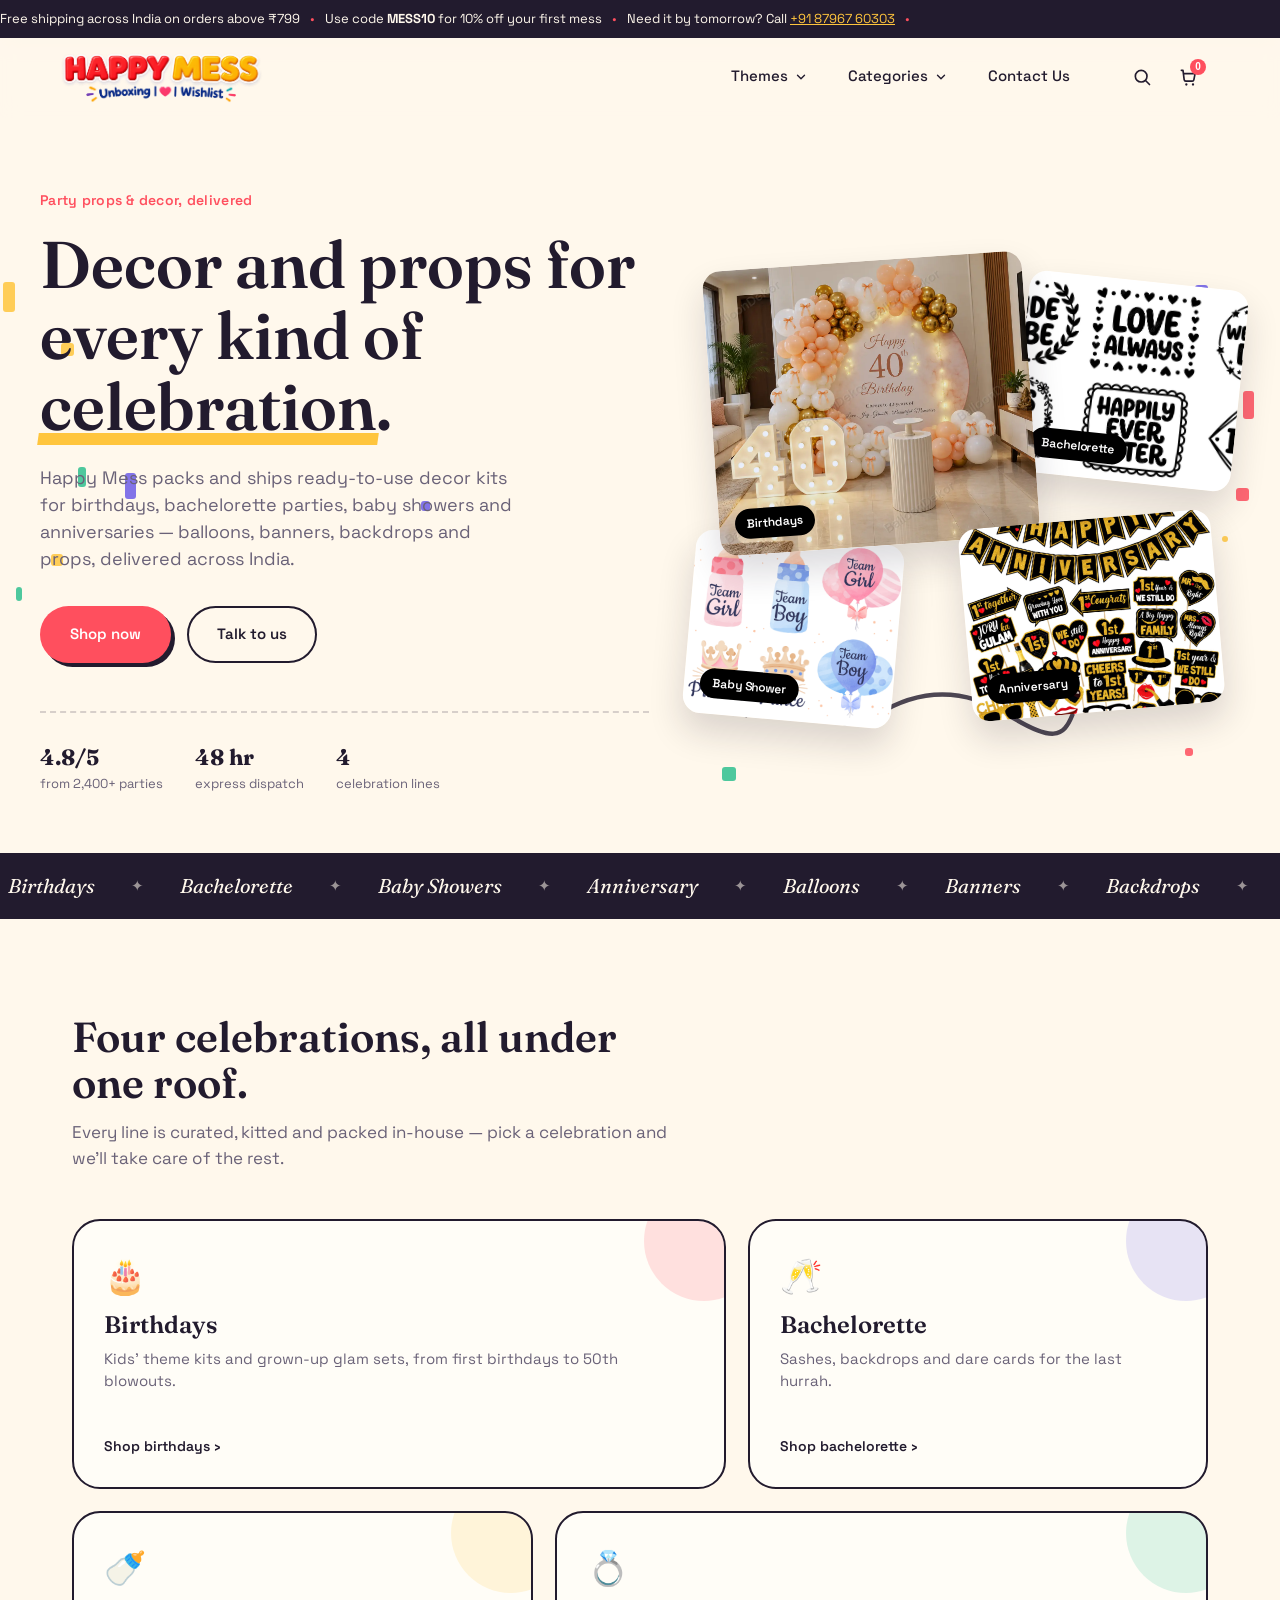
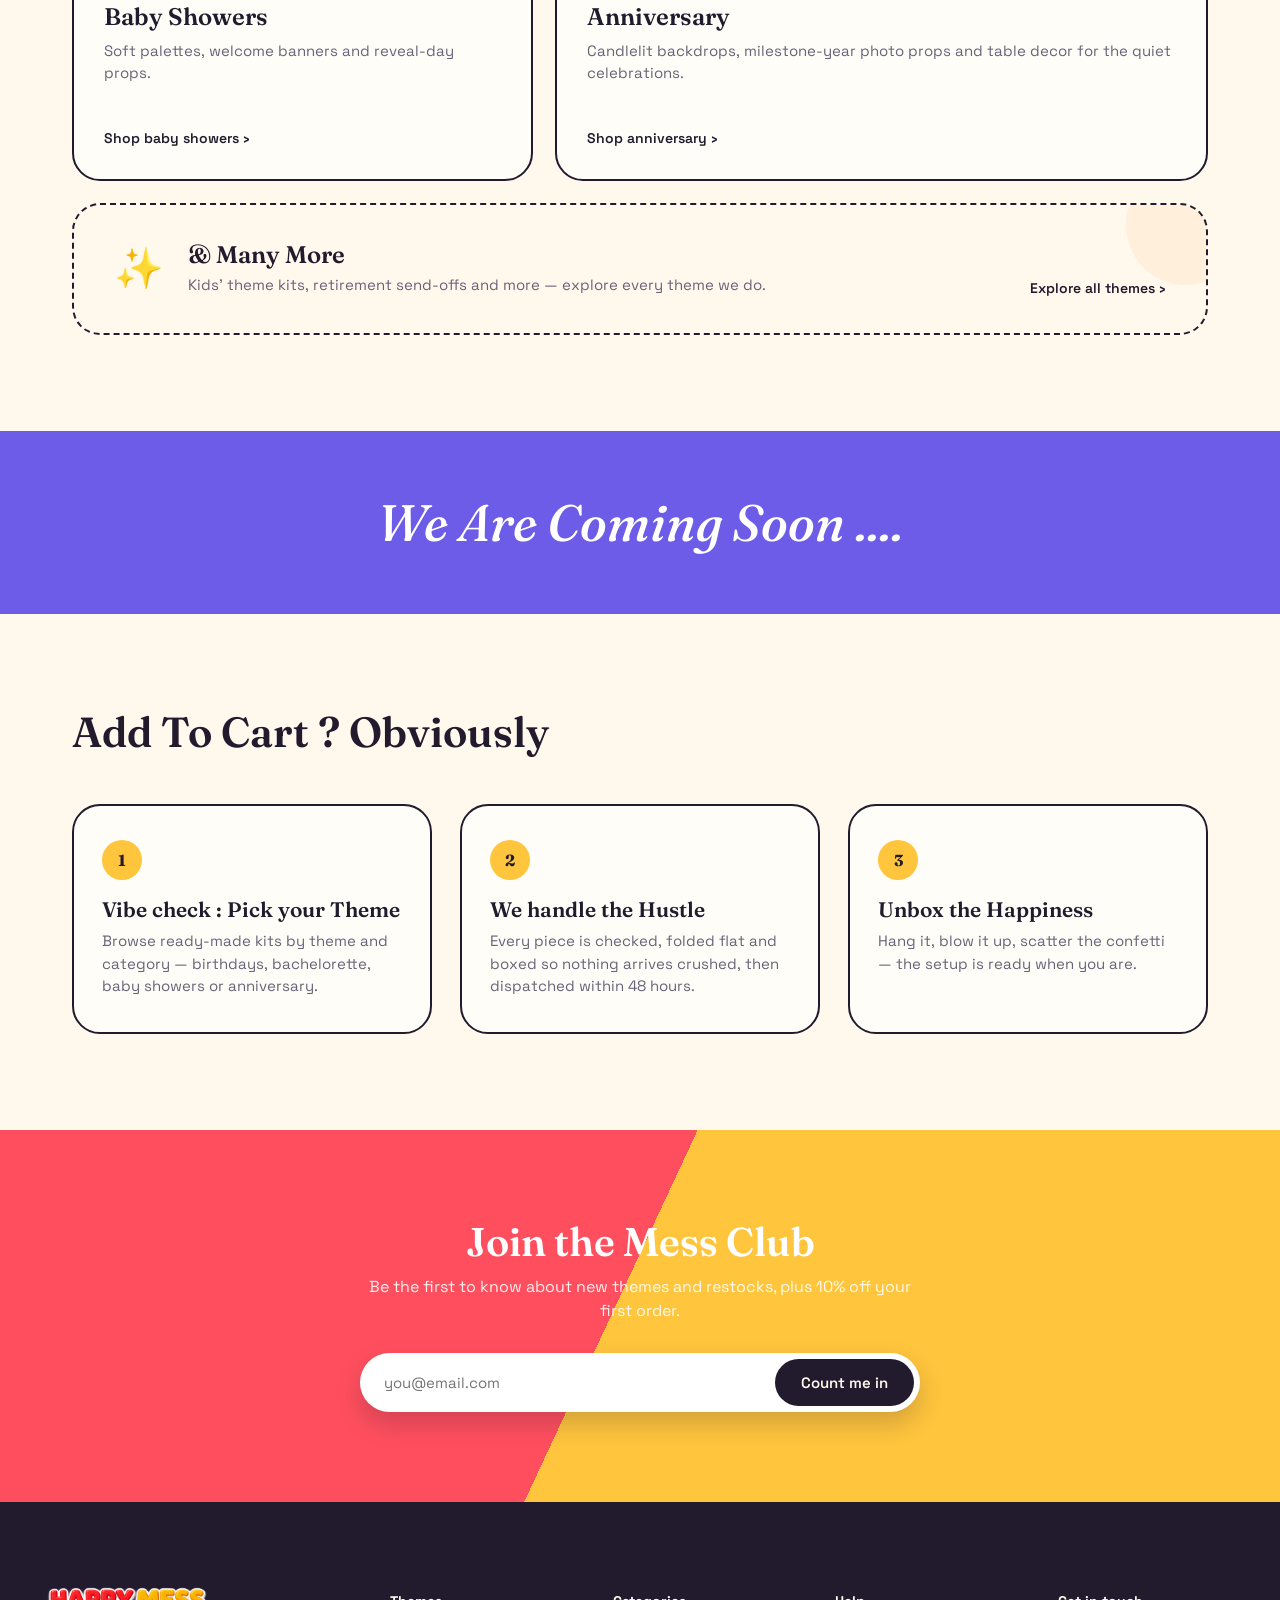
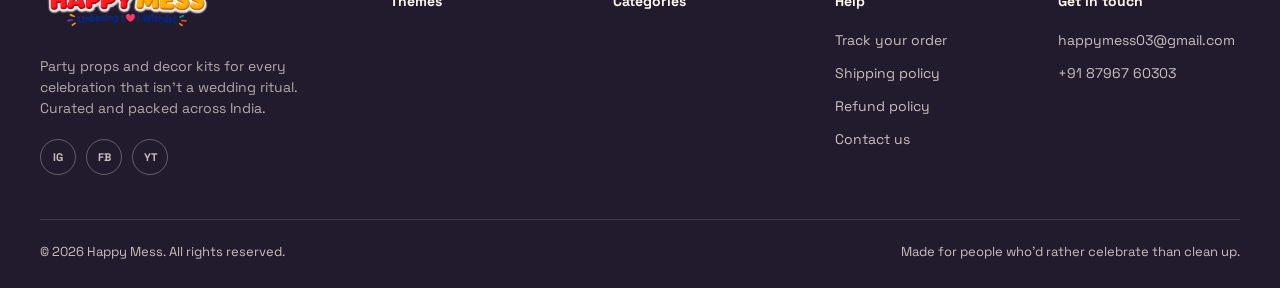
<file: HappyMess/index.html>
<!DOCTYPE html>
<html lang="en">
<head>
<meta charset="UTF-8">
<meta name="viewport" content="width=device-width, initial-scale=1.0">
<title>Happy Mess — Party Props &amp; Decor for Every Celebration</title>
<meta name="description" content="Happy Mess makes ready-to-use party decor for birthdays, bachelorettes, baby showers and anniversaries. Balloons, banners, backdrops and props, delivered across India.">

<link rel="icon" type="image/png" href="Favicon.png">
<link rel="apple-touch-icon" href="Favicon.png">

<link rel="preconnect" href="https://fonts.googleapis.com">
<link rel="preconnect" href="https://fonts.gstatic.com" crossorigin>
<link href="https://fonts.googleapis.com/css2?family=Fraunces:ital,opsz,wght@0,9..144,300;0,9..144,500;0,9..144,600;0,9..144,700;0,9..144,900;1,9..144,500;1,9..144,600&family=Space+Grotesk:wght@400;500;600;700&display=swap" rel="stylesheet">

<link rel="stylesheet" href="style.css">
</head>
<body>

<!-- ============ ANNOUNCEMENT BAR ============ -->
<div class="topbar">
  <div class="topbar__track">
    <span>Free shipping across India on orders above ₹799</span>
    <span class="dot">•</span>
    <span>Use code <strong>MESS10</strong> for 10% off your first mess</span>
    <span class="dot">•</span>
    <span>Need it by tomorrow? Call <a href="tel:+918796760303">+91 87967 60303</a></span>
    <span class="dot">•</span>
  </div>
</div>

<!-- ============ HEADER / NAV ============ -->
<header class="site-header" id="siteHeader">
  <div class="nav-wrap">
    <a href="index.html" class="nav-logo">
      <img src="Logo-Navbar.png" alt="Happy Mess">
    </a>

    <nav class="main-nav" id="mainNav">

      <div class="nav-item has-dropdown">
        <a href="themes.html" class="nav-link">Themes</a>
        <button type="button" class="nav-caret-btn nav-toggle" aria-expanded="false" aria-haspopup="true" aria-label="Show Themes menu">
          <svg class="nav-caret" viewBox="0 0 24 24" width="14" height="14" aria-hidden="true"><path d="M6 9l6 6 6-6" fill="none" stroke="currentColor" stroke-width="2.4" stroke-linecap="round" stroke-linejoin="round"/></svg>
        </button>
        <div class="dropdown">
          <a href="#birthdays"    style="--accent:#FF4F5E">Birthday</a>
          <a href="#bachelorette" style="--accent:#6C5CE7">Bachelorette</a>
          <a href="#anniversary"  style="--accent:#2FBF8F">Anniversary</a>
          <a href="#babyshower"   style="--accent:#FFC53D">Baby Shower</a>
          <a href="themes.html"   style="--accent:#FF9F43">Kids' Themes</a>
          <a href="themes.html"   style="--accent:#FF4F5E">Retirement &amp; Farewell</a>
          <!-- <a href="themes.html" class="dropdown__more"><span class="dropdown__dot"></span>&amp; Many More</a> -->
        </div>
      </div>

      <div class="nav-item has-dropdown">
         <a href="categories.html" class="nav-link">Categories</a>
<button type="button" class="nav-caret-btn nav-toggle" aria-expanded="false" aria-haspopup="true" aria-label="Show Categories menu">           <svg class="nav-caret" viewBox="0 0 24 24" width="14" height="14" aria-hidden="true"><path d="M6 9l6 6 6-6" fill="none" stroke="currentColor" stroke-width="2.4" stroke-linecap="round" stroke-linejoin="round"/></svg>
        </button>
        <div class="dropdown">
          <a href="#categories" style="--accent:#FF4F5E">Balloons</a>
          <a href="#categories" style="--accent:#6C5CE7">Banners &amp; Buntings</a>
          <!-- <a href="#categories" style="--accent:#FFC53D"><span class="dropdown__dot"></span>Backdrops</a>   -->
          <a href="#categories" style="--accent:#2FBF8F">Sashes &amp; Badges</a>
          <a href="#categories" style="--accent:#FF9F43">Photo Props</a>
          <a href="#categories" style="--accent:#FF4F5E">Cake Toppers</a>
          <a href="#categories" style="--accent:#6C5CE7">Candles &amp; Sparklers</a>
          <a href="#categories" style="--accent:#2FBF8F">Confetti &amp; Poppers</a>
          <a href="#categories" style="--accent:#FFC53D">Table Decor</a>  
        </div>
      </div>

      <a href="contact.html" class="nav-link">Contact Us</a>
    </nav>

    <div class="nav-actions">
      <button class="icon-btn" aria-label="Search">
        <svg viewBox="0 0 24 24" width="20" height="20"><circle cx="11" cy="11" r="7" fill="none" stroke="currentColor" stroke-width="2"/><line x1="21" y1="21" x2="16.2" y2="16.2" stroke="currentColor" stroke-width="2" stroke-linecap="round"/></svg>
      </button>
      <button class="icon-btn" aria-label="Cart">
        <svg viewBox="0 0 24 24" width="20" height="20"><path d="M4 4h2l1.4 11.2a2 2 0 0 0 2 1.8h7.6a2 2 0 0 0 2-1.6L20.5 8H7" fill="none" stroke="currentColor" stroke-width="2" stroke-linecap="round" stroke-linejoin="round"/><circle cx="10" cy="21" r="1.4" fill="currentColor"/><circle cx="18" cy="21" r="1.4" fill="currentColor"/></svg>
        <span class="cart-count">0</span>
      </button>
      <button class="hamburger" id="hamburger" aria-label="Open menu" aria-expanded="false">
        <span></span><span></span><span></span>
      </button>
    </div>
  </div>
</header>

<!-- ============ HERO ============ -->
<section class="hero">
  <div class="hero__confetti" aria-hidden="true" id="confettiField"></div>

  <div class="hero__inner">
    <div class="hero__copy">
      <p class="hero__kicker">Party props &amp; decor, delivered</p> 
      <h1 class="hero__title">
        Decor and props for every kind of <span class="ink-underline">celebration</span>.
      </h1>
      <p class="hero__sub">
        Happy Mess packs and ships ready-to-use decor kits for birthdays, bachelorette parties, baby showers and anniversaries — balloons, banners, backdrops and props, delivered across India.
      </p>
      <div class="hero__ctas">
        <a href="#categories" class="btn btn--primary">Shop now</a>
        <a href="contact.html" class="btn btn--ghost">Talk to us</a>
      </div>
      <div class="hero__trust">
        <div class="trust-item"><strong>4.8/5</strong><span>from 2,400+ parties</span></div>
        <div class="trust-item"><strong>48 hr</strong><span>express dispatch</span></div>
        <div class="trust-item"><strong>4</strong><span>celebration lines</span></div>
      </div>
    </div>

    <div class="hero__collage" aria-hidden="true">

      <div class="tile tile--1">
        <img src="birthdays.webp" alt="">
        <span class="tile__tag">Birthdays</span>
      </div>

      <div class="tile tile--2">
        <img src="bachelorette.jpg" alt="">
        <span class="tile__tag">Bachelorette</span>
      </div>

      <div class="tile tile--3">
        <img src="baby-shower.jpg" alt="">
        <span class="tile__tag">Baby Shower</span>
      </div>

      <div class="tile tile--4">
        <img src="anniversary.jpg" alt="">
        <span class="tile__tag">Anniversary</span>
      </div>

      <div class="squiggle" aria-hidden="true">
        <svg viewBox="0 0 300 60" width="100%">
          <path d="M2 30 C 40 5, 80 55, 120 30 S 200 5, 240 30 S 290 50 298 30"
            fill="none"
            stroke="#221B2E"
            stroke-width="4"
            stroke-linecap="round"/>
        </svg>
      </div>

    </div>
  </div>
</section>

<!-- ============ MARQUEE ============ -->
<div class="marquee" aria-hidden="true">
  <div class="marquee__track">
    <span class="marquee__group">
      <span class="marquee__item">Birthdays</span><span class="marquee__sep">✦</span>
      <span class="marquee__item">Bachelorette</span><span class="marquee__sep">✦</span>
      <span class="marquee__item">Baby Showers</span><span class="marquee__sep">✦</span>
      <span class="marquee__item">Anniversary</span><span class="marquee__sep">✦</span>
      <span class="marquee__item">Balloons</span><span class="marquee__sep">✦</span>
      <span class="marquee__item">Banners</span><span class="marquee__sep">✦</span>
      <span class="marquee__item">Backdrops</span><span class="marquee__sep">✦</span>
      <span class="marquee__item">Party Props</span><span class="marquee__sep">✦</span>
    </span>
    <span class="marquee__group">
      <span class="marquee__item">Birthdays</span><span class="marquee__sep">✦</span>
      <span class="marquee__item">Bachelorette</span><span class="marquee__sep">✦</span>
      <span class="marquee__item">Baby Showers</span><span class="marquee__sep">✦</span>
      <span class="marquee__item">Anniversary</span><span class="marquee__sep">✦</span>
      <span class="marquee__item">Balloons</span><span class="marquee__sep">✦</span>
      <span class="marquee__item">Banners</span><span class="marquee__sep">✦</span>
      <span class="marquee__item">Backdrops</span><span class="marquee__sep">✦</span>
      <span class="marquee__item">Party Props</span><span class="marquee__sep">✦</span>
    </span>
  </div>
</div>

<!-- ============ CATEGORY BENTO ============ -->
<section class="section categories" id="categories">
  <div class="section__head reveal">
    <h2>Four celebrations, all under one roof.</h2>
    <p>Every line is curated, kitted and packed in-house — pick a celebration and we'll take care of the rest.</p>
  </div>

  <div class="bento">
    <a href="#birthdays" id="birthdays" class="bento__card bento__card--lg reveal" style="--accent:#FF4F5E">
      <div class="bento__glyph">🎂</div>
      <h3>Birthdays</h3>
      <p>Kids' theme kits and grown-up glam sets, from first birthdays to 50th blowouts.</p>
      <span class="bento__link">Shop birthdays</span>
    </a>

    <a href="#bachelorette" id="bachelorette" class="bento__card reveal" style="--accent:#6C5CE7">
      <div class="bento__glyph">🥂</div>
      <h3>Bachelorette</h3>
      <p>Sashes, backdrops and dare cards for the last hurrah.</p>
      <span class="bento__link">Shop bachelorette</span>
    </a>

    <a href="#babyshower" id="babyshower" class="bento__card reveal" style="--accent:#FFC53D">
      <div class="bento__glyph">🍼</div>
      <h3>Baby Showers</h3>
      <p>Soft palettes, welcome banners and reveal-day props.</p>
      <span class="bento__link">Shop baby showers</span>
    </a>

    <a href="#anniversary" id="anniversary" class="bento__card bento__card--lg reveal" style="--accent:#2FBF8F">
      <div class="bento__glyph">💍</div>
      <h3>Anniversary</h3>
      <p>Candlelit backdrops, milestone-year photo props and table decor for the quiet celebrations.</p>
      <span class="bento__link">Shop anniversary</span>
    </a>

    <a href="themes.html" class="bento__card bento__card--wide bento__card--more reveal" style="--accent:#FF9F43">
      <div class="bento__glyph">✨</div>
      <div class="bento__card--more__copy">
        <h3>&amp; Many More</h3>
        <p>Kids' theme kits, retirement send-offs and more — explore every theme we do.</p>
      </div>
      <span class="bento__link bento__link--more">Explore all themes</span>
    </a>
  </div>
</section>

<!-- ============ COMING SOON BANNER ============ -->
<section class="coming-soon reveal">
  <h2>We Are Coming Soon ....</h2>
</section>

<!-- ============ HOW IT WORKS ============ -->
<section class="section how" id="how">
  <div class="section__head reveal">
    <h2>Add To Cart ?  Obviously   </h2>  
  </div>

  <ol class="steps">
    <li class="step reveal">
      <span class="step__no">1</span>
      <h3>Vibe check : Pick your Theme</h3>
      <p>Browse ready-made kits by theme and category — birthdays, bachelorette, baby showers or anniversary.</p>
    </li>
    <li class="step reveal">
      <span class="step__no">2</span>
      <h3>We handle the Hustle</h3>
      <p>Every piece is checked, folded flat and boxed so nothing arrives crushed, then dispatched within 48 hours.</p>
    </li>
    <li class="step reveal">
      <span class="step__no">3</span>
      <h3>Unbox the Happiness</h3>
      <p>Hang it, blow it up, scatter the confetti — the setup is ready when you are.</p>
    </li>
  </ol>
</section>

<!-- ============ NEWSLETTER CTA ============ -->
<section class="mess-club">
  <div class="mess-club__inner reveal">
    <h2>Join the Mess Club</h2>
    <p>Be the first to know about new themes and restocks, plus 10% off your first order.</p>
    <form class="mess-club__form" onsubmit="event.preventDefault();">
      <input type="email" placeholder="you@email.com" aria-label="Email address" required>
      <button type="submit" class="btn btn--dark">Count me in</button>
    </form>
  </div>
</section>

<!-- ============ FOOTER ============ -->
<footer class="site-footer">
  <div class="footer__top">
    <div class="footer__brand">
      <a href="index.html"><img src="Logo-Navbar.png" alt="Happy Mess"></a>
      <p>Party props and decor kits for every celebration that isn't a wedding ritual. Curated and packed across India.</p>
      <div class="footer__social">
        <a href="#" aria-label="Instagram">IG</a>
        <a href="#" aria-label="Facebook">FB</a>
        <a href="#" aria-label="YouTube">YT</a>
      </div>
    </div>

    <div class="footer__col">
      <a href="themes.html"><h4>Themes</h4> </a>
      <!-- <a href="index.html#birthdays">Birthdays</a>
      <a href="index.html#bachelorette">Bachelorette</a>
      <a href="index.html#babyshower">Baby Showers</a>
      <a href="index.html#anniversary">Anniversary</a> -->
    </div>

    <div class="footer__col">
    <a href="categories.html"><h4>Categories</h4> </a>

      <!-- <a href="index.html#categories">Balloons</a>
      <a href="index.html#categories">Banners &amp; Buntings</a>
      <a href="index.html#categories">Backdrops</a>
      <a href="index.html#categories">Photo Props</a> -->
    </div> 

    <div class="footer__col">
      <h4>Help</h4>
      <a href="#">Track your order</a>
      <a href="#">Shipping policy</a>
      <a href="#">Refund policy</a>
      <a href="contact.html">Contact us</a>
    </div>

    <div class="footer__col">
      <h4>Get in touch</h4>
      <a href="mailto:happymess03@gmail.com">happymess03@gmail.com</a>
      <a href="tel:+918796760303">+91 87967 60303</a>
    </div>
  </div>

  <div class="footer__bottom">
    <span>© 2026 Happy Mess. All rights reserved.</span>
    <span>Made for people who'd rather celebrate than clean up.</span>
  </div>
</footer>

<script src="script.js"></script>
</body>
</html>
</file>
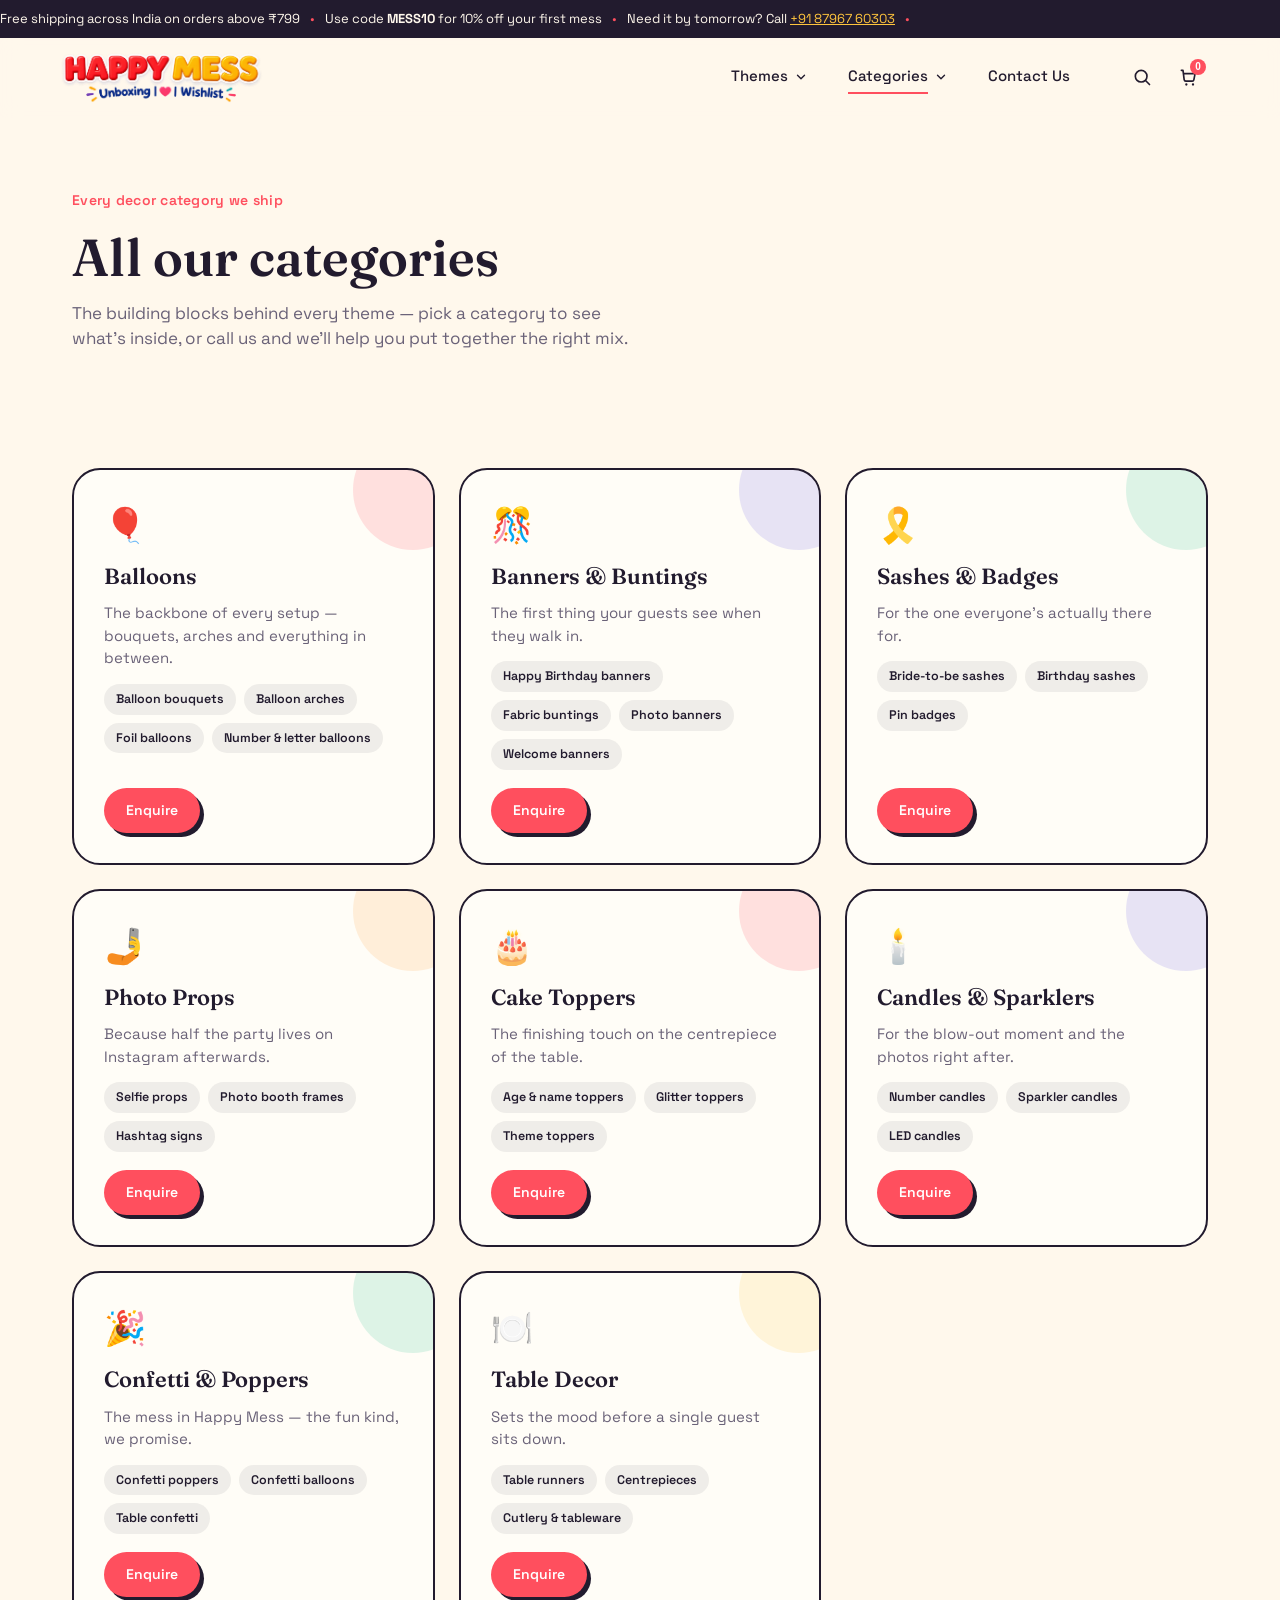
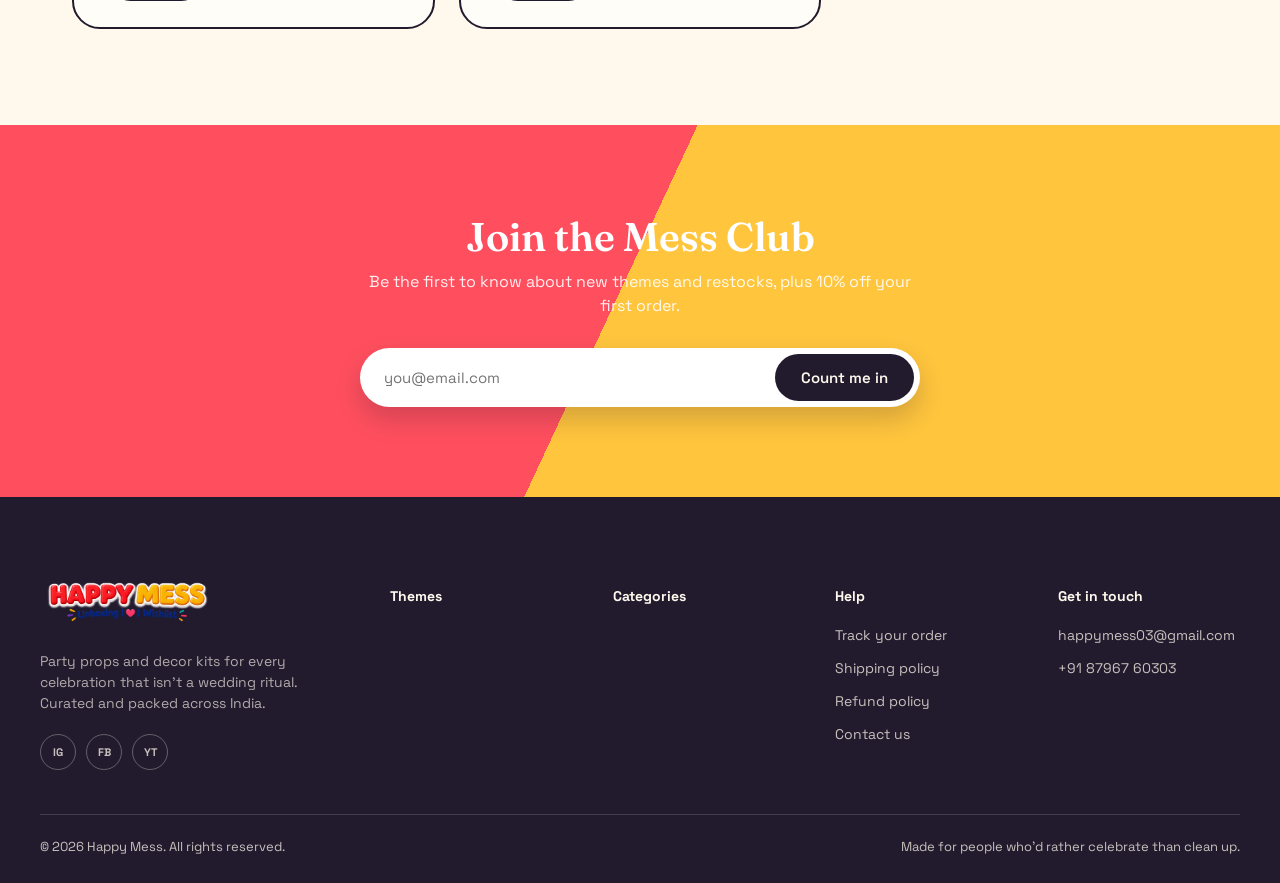
<file: HappyMess/categories.html>
<!DOCTYPE html>
<html lang="en">
<head>
<meta charset="UTF-8">
<meta name="viewport" content="width=device-width, initial-scale=1.0">
<title>All Categories — Happy Mess</title>
<meta name="description" content="Every decor category Happy Mess ships — balloons, banners, sashes, photo props, cake toppers, candles, confetti and table decor — ready to use, delivered across India.">

<link rel="icon" type="image/png" href="Favicon.png">
<link rel="apple-touch-icon" href="Favicon.png">

<link rel="preconnect" href="https://fonts.googleapis.com">
<link rel="preconnect" href="https://fonts.gstatic.com" crossorigin>
<link href="https://fonts.googleapis.com/css2?family=Fraunces:ital,opsz,wght@0,9..144,300;0,9..144,500;0,9..144,600;0,9..144,700;0,9..144,900;1,9..144,500;1,9..144,600&family=Space+Grotesk:wght@400;500;600;700&display=swap" rel="stylesheet">

<link rel="stylesheet" href="style.css">
</head>
<body>

<!-- ============ ANNOUNCEMENT BAR ============ -->
<div class="topbar">
  <div class="topbar__track">
    <span>Free shipping across India on orders above ₹799</span>
    <span class="dot">•</span>
    <span>Use code <strong>MESS10</strong> for 10% off your first mess</span>
    <span class="dot">•</span>
    <span>Need it by tomorrow? Call <a href="tel:+918796760303">+91 87967 60303</a></span>
    <span class="dot">•</span>
  </div>
</div>

<!-- ============ HEADER / NAV ============ -->
<header class="site-header" id="siteHeader">
  <div class="nav-wrap">
    <a href="index.html" class="nav-logo">
      <img src="Logo-Navbar.png" alt="Happy Mess">
    </a>

    <nav class="main-nav" id="mainNav">

      <div class="nav-item has-dropdown">
        <a href="themes.html" class="nav-link">Themes</a>
        <button type="button" class="nav-caret-btn nav-toggle" aria-expanded="false" aria-haspopup="true" aria-label="Show Themes menu">
          <svg class="nav-caret" viewBox="0 0 24 24" width="14" height="14" aria-hidden="true"><path d="M6 9l6 6 6-6" fill="none" stroke="currentColor" stroke-width="2.4" stroke-linecap="round" stroke-linejoin="round"/></svg>
        </button>
        <div class="dropdown">
          <a href="index.html#birthdays"    style="--accent:#FF4F5E"><span class="dropdown__dot"></span>Birthday</a>
          <a href="index.html#bachelorette" style="--accent:#6C5CE7"><span class="dropdown__dot"></span>Bachelorette</a>
          <a href="index.html#anniversary"  style="--accent:#2FBF8F"><span class="dropdown__dot"></span>Anniversary</a>
          <a href="index.html#babyshower"   style="--accent:#FFC53D"><span class="dropdown__dot"></span>Baby Shower</a>
          <a href="themes.html#kids"        style="--accent:#FF9F43"><span class="dropdown__dot"></span>Kids' Themes</a>
          <a href="themes.html#retirement"  style="--accent:#FF4F5E"><span class="dropdown__dot"></span>Retirement &amp; Farewell</a>
          <a href="themes.html" class="dropdown__more"><span class="dropdown__dot"></span>&amp; Many More</a>
        </div>
      </div>

      <div class="nav-item has-dropdown">
        <a href="categories.html" class="nav-link is-active">Categories</a>
        <button type="button" class="nav-caret-btn nav-toggle" aria-expanded="false" aria-haspopup="true" aria-label="Show Categories menu">
          <svg class="nav-caret" viewBox="0 0 24 24" width="14" height="14" aria-hidden="true"><path d="M6 9l6 6 6-6" fill="none" stroke="currentColor" stroke-width="2.4" stroke-linecap="round" stroke-linejoin="round"/></svg>
        </button>
        <div class="dropdown">
          <a href="#balloons"     style="--accent:#FF4F5E"><span class="dropdown__dot"></span>Balloons</a>
          <a href="#banners"       style="--accent:#6C5CE7"><span class="dropdown__dot"></span>Banners &amp; Buntings</a>
          <a href="#sashes"        style="--accent:#2FBF8F"><span class="dropdown__dot"></span>Sashes &amp; Badges</a>
          <a href="#photoprops"    style="--accent:#FF9F43"><span class="dropdown__dot"></span>Photo Props</a>
          <a href="#caketoppers"   style="--accent:#FF4F5E"><span class="dropdown__dot"></span>Cake Toppers</a>
          <a href="#candles"       style="--accent:#6C5CE7"><span class="dropdown__dot"></span>Candles &amp; Sparklers</a>
          <a href="#confetti"      style="--accent:#2FBF8F"><span class="dropdown__dot"></span>Confetti &amp; Poppers</a>
          <a href="#tabledecor"    style="--accent:#FFC53D"><span class="dropdown__dot"></span>Table Decor</a>
        </div>
      </div>

      <a href="contact.html" class="nav-link">Contact Us</a>
    </nav>

    <div class="nav-actions">
      <button class="icon-btn" aria-label="Search">
        <svg viewBox="0 0 24 24" width="20" height="20"><circle cx="11" cy="11" r="7" fill="none" stroke="currentColor" stroke-width="2"/><line x1="21" y1="21" x2="16.2" y2="16.2" stroke="currentColor" stroke-width="2" stroke-linecap="round"/></svg>
      </button>
      <button class="icon-btn" aria-label="Cart">
        <svg viewBox="0 0 24 24" width="20" height="20"><path d="M4 4h2l1.4 11.2a2 2 0 0 0 2 1.8h7.6a2 2 0 0 0 2-1.6L20.5 8H7" fill="none" stroke="currentColor" stroke-width="2" stroke-linecap="round" stroke-linejoin="round"/><circle cx="10" cy="21" r="1.4" fill="currentColor"/><circle cx="18" cy="21" r="1.4" fill="currentColor"/></svg>
        <span class="cart-count">0</span>
      </button>
      <button class="hamburger" id="hamburger" aria-label="Open menu" aria-expanded="false">
        <span></span><span></span><span></span>
      </button>
    </div>
  </div>
</header>

<!-- ============ CATEGORIES HERO ============ -->
<section class="contact-hero">
  <div class="contact-hero__inner">
    <p class="hero__kicker">Every decor category we ship</p>
    <h1>All our categories</h1>
    <p class="contact-hero__sub">The building blocks behind every theme — pick a category to see what's inside, or call us and we'll help you put together the right mix.</p>
  </div>
</section>

<!-- ============ CATEGORY GRID ============ -->
<section class="section">
  <div class="theme-grid">

    <div class="theme-card reveal" id="balloons" style="--accent:#FF4F5E">
      <div class="theme-card__glyph">🎈</div>
      <h3>Balloons</h3>
      <p>The backbone of every setup — bouquets, arches and everything in between.</p>
      <ul class="theme-card__services">
        <li>Balloon bouquets</li>
        <li>Balloon arches</li>
        <li>Foil balloons</li>
        <li>Number &amp; letter balloons</li>
      </ul>
      <div class="theme-card__actions">
        <a href="contact.html" class="btn btn--primary">Enquire</a>
      </div>
    </div>

    <div class="theme-card reveal" id="banners" style="--accent:#6C5CE7">
      <div class="theme-card__glyph">🎊</div>
      <h3>Banners &amp; Buntings</h3>
      <p>The first thing your guests see when they walk in.</p>
      <ul class="theme-card__services">
        <li>Happy Birthday banners</li>
        <li>Fabric buntings</li>
        <li>Photo banners</li>
        <li>Welcome banners</li>
      </ul>
      <div class="theme-card__actions">
        <a href="contact.html" class="btn btn--primary">Enquire</a>
      </div>
    </div>

    <div class="theme-card reveal" id="sashes" style="--accent:#2FBF8F">
      <div class="theme-card__glyph">🎗️</div>
      <h3>Sashes &amp; Badges</h3>
      <p>For the one everyone's actually there for.</p>
      <ul class="theme-card__services">
        <li>Bride-to-be sashes</li>
        <li>Birthday sashes</li>
        <li>Pin badges</li>
      </ul>
      <div class="theme-card__actions">
        <a href="contact.html" class="btn btn--primary">Enquire</a>
      </div>
    </div>

    <div class="theme-card reveal" id="photoprops" style="--accent:#FF9F43">
      <div class="theme-card__glyph">🤳</div>
      <h3>Photo Props</h3>
      <p>Because half the party lives on Instagram afterwards.</p>
      <ul class="theme-card__services">
        <li>Selfie props</li>
        <li>Photo booth frames</li>
        <li>Hashtag signs</li>
      </ul>
      <div class="theme-card__actions">
        <a href="contact.html" class="btn btn--primary">Enquire</a>
      </div>
    </div>

    <div class="theme-card reveal" id="caketoppers" style="--accent:#FF4F5E">
      <div class="theme-card__glyph">🎂</div>
      <h3>Cake Toppers</h3>
      <p>The finishing touch on the centrepiece of the table.</p>
      <ul class="theme-card__services">
        <li>Age &amp; name toppers</li>
        <li>Glitter toppers</li>
        <li>Theme toppers</li>
      </ul>
      <div class="theme-card__actions">
        <a href="contact.html" class="btn btn--primary">Enquire</a>
      </div>
    </div>

    <div class="theme-card reveal" id="candles" style="--accent:#6C5CE7">
      <div class="theme-card__glyph">🕯️</div>
      <h3>Candles &amp; Sparklers</h3>
      <p>For the blow-out moment and the photos right after.</p>
      <ul class="theme-card__services">
        <li>Number candles</li>
        <li>Sparkler candles</li>
        <li>LED candles</li>
      </ul>
      <div class="theme-card__actions">
        <a href="contact.html" class="btn btn--primary">Enquire</a>
      </div>
    </div>

    <div class="theme-card reveal" id="confetti" style="--accent:#2FBF8F">
      <div class="theme-card__glyph">🎉</div>
      <h3>Confetti &amp; Poppers</h3>
      <p>The mess in Happy Mess — the fun kind, we promise.</p>
      <ul class="theme-card__services">
        <li>Confetti poppers</li>
        <li>Confetti balloons</li>
        <li>Table confetti</li>
      </ul>
      <div class="theme-card__actions">
        <a href="contact.html" class="btn btn--primary">Enquire</a>
      </div>
    </div>

    <div class="theme-card reveal" id="tabledecor" style="--accent:#FFC53D">
      <div class="theme-card__glyph">🍽️</div>
      <h3>Table Decor</h3>
      <p>Sets the mood before a single guest sits down.</p>
      <ul class="theme-card__services">
        <li>Table runners</li>
        <li>Centrepieces</li>
        <li>Cutlery &amp; tableware</li>
      </ul>
      <div class="theme-card__actions">
        <a href="contact.html" class="btn btn--primary">Enquire</a>
      </div>
    </div>

  </div>
</section>

<!-- ============ NEWSLETTER CTA ============ -->
<section class="mess-club">
  <div class="mess-club__inner reveal">
    <h2>Join the Mess Club</h2>
    <p>Be the first to know about new themes and restocks, plus 10% off your first order.</p>
    <form class="mess-club__form" onsubmit="event.preventDefault();">
      <input type="email" placeholder="you@email.com" aria-label="Email address" required>
      <button type="submit" class="btn btn--dark">Count me in</button>
    </form>
  </div>
</section>

<!-- ============ FOOTER ============ -->
<footer class="site-footer">
  <div class="footer__top">
    <div class="footer__brand">
      <a href="index.html"><img src="Logo-Navbar.png" alt="Happy Mess"></a>
      <p>Party props and decor kits for every celebration that isn't a wedding ritual. Curated and packed across India.</p>
      <div class="footer__social">
        <a href="#" aria-label="Instagram">IG</a>
        <a href="#" aria-label="Facebook">FB</a>
        <a href="#" aria-label="YouTube">YT</a>
      </div>
    </div>

    <div class="footer__col">
      <a href="themes.html"><h4>Themes</h4> </a>
      <!-- <a href="index.html#birthdays">Birthdays</a>
      <a href="index.html#bachelorette">Bachelorette</a>
      <a href="index.html#babyshower">Baby Showers</a>
      <a href="index.html#anniversary">Anniversary</a> -->
    </div>

    <div class="footer__col">
    <a href="categories.html"><h4>Categories</h4> </a>

      <!-- <a href="index.html#categories">Balloons</a>
      <a href="index.html#categories">Banners &amp; Buntings</a>
      <a href="index.html#categories">Backdrops</a>
      <a href="index.html#categories">Photo Props</a> -->
    </div>  

    <div class="footer__col">
      <h4>Help</h4>
      <a href="#">Track your order</a>
      <a href="#">Shipping policy</a>
      <a href="#">Refund policy</a>
      <a href="contact.html">Contact us</a>
    </div>

    <div class="footer__col">
      <h4>Get in touch</h4>
      <a href="mailto:happymess03@gmail.com">happymess03@gmail.com</a>
      <a href="tel:+918796760303">+91 87967 60303</a>
    </div>
  </div>

  <div class="footer__bottom">
    <span>© 2026 Happy Mess. All rights reserved.</span>
    <span>Made for people who'd rather celebrate than clean up.</span>
  </div>
</footer>

<script src="script.js"></script>
</body>
</html>
</file>
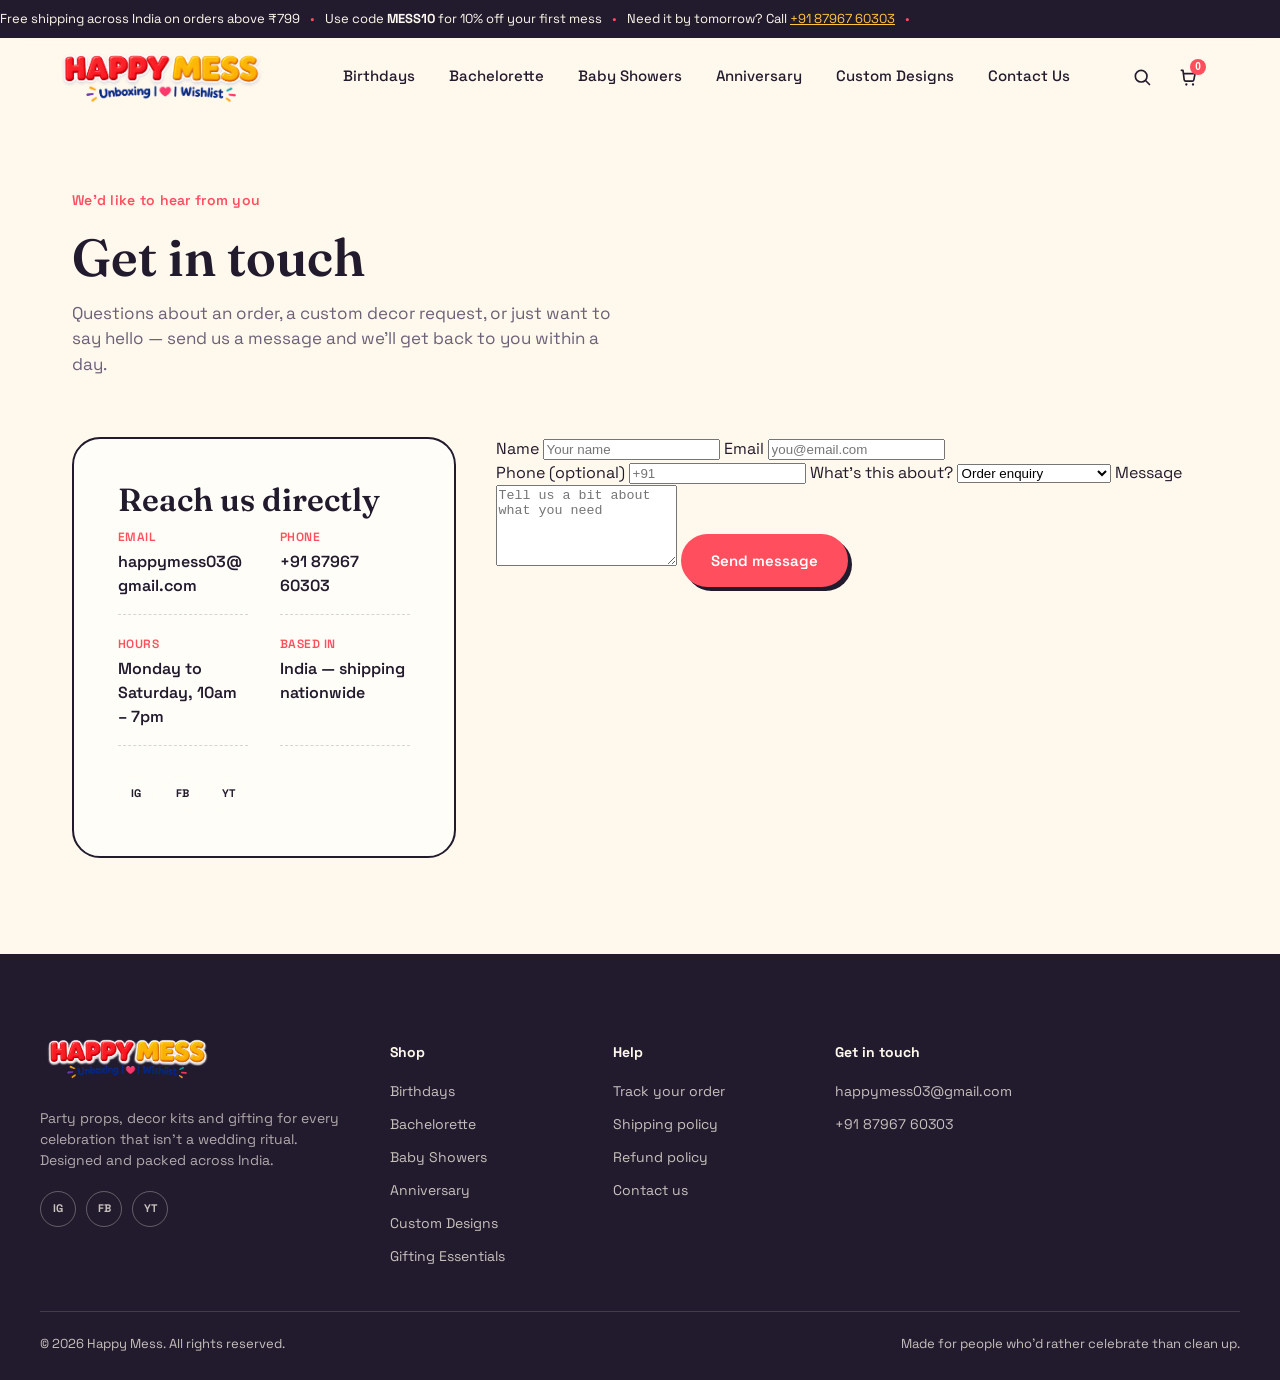
<file: HappyMess/contact.html>
<!DOCTYPE html>
<html lang="en">
<head>
<meta charset="UTF-8">
<meta name="viewport" content="width=device-width, initial-scale=1.0">
<title>Contact Us — Happy Mess</title>
<meta name="description" content="Get in touch with Happy Mess for orders, custom decor requests or general questions.">

<link rel="preconnect" href="https://fonts.googleapis.com">
<link rel="preconnect" href="https://fonts.gstatic.com" crossorigin>
<link href="https://fonts.googleapis.com/css2?family=Fraunces:ital,opsz,wght@0,9..144,300;0,9..144,500;0,9..144,600;0,9..144,700;0,9..144,900;1,9..144,500;1,9..144,600&family=Space+Grotesk:wght@400;500;600;700&display=swap" rel="stylesheet">

<link rel="stylesheet" href="style.css">
</head>
<body>

<!-- ============ ANNOUNCEMENT BAR ============ -->
<div class="topbar">
  <div class="topbar__track">
    <span>Free shipping across India on orders above ₹799</span>
    <span class="dot">•</span>
    <span>Use code <strong>MESS10</strong> for 10% off your first mess</span>
    <span class="dot">•</span>
    <span>Need it by tomorrow? Call <a href="tel:+918796760303">+91 87967 60303</a></span>
    <span class="dot">•</span>
  </div>
</div>

<!-- ============ HEADER / NAV ============ -->  
<header class="site-header" id="siteHeader">
  <div class="nav-wrap">
    <a href="index.html" class="nav-logo">
  <img src="Logo-Navbar.png" alt="Happy Mess">
</a>   
    <!-- .nav-wrap img[src*="Logo-Navbar"] {   added this in style.css for the Happy Mess Logo  -->
      <!-- Swap this for your logo file, e.g. <img src="assets/logo.svg" alt="Happy Mess"> -->
      <!-- <span class="logo__mark">HM</span>
      <span class="logo__word">Happy<em>Mess</em></span> -->
    </a> 

    <nav class="main-nav" id="mainNav">
      <a href="index.html#birthdays">Birthdays</a>
      <a href="index.html#bachelorette">Bachelorette</a>
      <a href="index.html#babyshower">Baby Showers</a>
      <a href="index.html#anniversary">Anniversary</a>
      <a href="index.html#custom">Custom Designs</a>
      <a href="contact.html">Contact Us</a>
    </nav>

    <div class="nav-actions">
      <button class="icon-btn" aria-label="Search">
        <svg viewBox="0 0 24 24" width="20" height="20"><circle cx="11" cy="11" r="7" fill="none" stroke="currentColor" stroke-width="2"/><line x1="21" y1="21" x2="16.2" y2="16.2" stroke="currentColor" stroke-width="2" stroke-linecap="round"/></svg>
      </button>
      <button class="icon-btn" aria-label="Cart">
        <svg viewBox="0 0 24 24" width="20" height="20"><path d="M4 4h2l1.4 11.2a2 2 0 0 0 2 1.8h7.6a2 2 0 0 0 2-1.6L20.5 8H7" fill="none" stroke="currentColor" stroke-width="2" stroke-linecap="round" stroke-linejoin="round"/><circle cx="10" cy="21" r="1.4" fill="currentColor"/><circle cx="18" cy="21" r="1.4" fill="currentColor"/></svg>
        <span class="cart-count">0</span>
      </button>
      <button class="hamburger" id="hamburger" aria-label="Open menu" aria-expanded="false">
        <span></span><span></span><span></span>
      </button>
    </div>
  </div>
</header>

<!-- ============ CONTACT HERO ============ -->
<section class="contact-hero">
  <div class="contact-hero__inner">
    <p class="hero__kicker">We'd like to hear from you</p>
    <h1>Get in touch</h1>
    <p class="contact-hero__sub">Questions about an order, a custom decor request, or just want to say hello — send us a message and we'll get back to you within a day.</p>
  </div>
</section>

<!-- ============ CONTACT DETAILS + FORM ============ -->
<section class="section contact-body">
  <div class="contact-grid">
    <div class="contact-info reveal">
      <h2>Reach us directly</h2>
      <ul class="contact-list">
        <li>
          <span class="contact-list__label">Email</span>
          <a href="mailto:happymess03@gmail.com">happymess03@gmail.com</a>
        </li>
        <li>
          <span class="contact-list__label">Phone</span>
          <a href="tel:+918796760303">+91 87967 60303</a>
        </li>
        <li>
          <span class="contact-list__label">Hours</span>
          <span>Monday to Saturday, 10am – 7pm</span>
        </li>
        <li>
          <span class="contact-list__label">Based in</span>
          <span>India — shipping nationwide</span>
        </li>
      </ul>
      <div class="footer__social contact-info__social">
        <a href="#" aria-label="Instagram">IG</a>
        <a href="#" aria-label="Facebook">FB</a>
        <a href="#" aria-label="YouTube">YT</a>
      </div>
    </div>

    <form class="contact-form reveal" onsubmit="event.preventDefault(); this.querySelector('.contact-form__success').hidden = false;">
      <div class="form-row">
        <label>
          Name
          <input type="text" name="name" required placeholder="Your name">
        </label>
        <label>
          Email
          <input type="email" name="email" required placeholder="you@email.com">
        </label>
      </div>
      <label>
        Phone <span class="optional">(optional)</span>
        <input type="tel" name="phone" placeholder="+91">
      </label>
      <label>
        What's this about?
        <select name="topic">
          <option>Order enquiry</option>
          <option>Custom decor request</option>
          <option>Bulk / corporate order</option>
          <option>Something else</option>
        </select>
      </label>
      <label>
        Message
        <textarea name="message" rows="5" required placeholder="Tell us a bit about what you need"></textarea>
      </label>
      <button type="submit" class="btn btn--primary">Send message</button>
      <p class="contact-form__success" hidden>Thanks — your message is in. We'll get back to you soon.</p>
    </form>
  </div>
</section>

<!-- ============ FOOTER ============ -->
<footer class="site-footer">
  <div class="footer__top">
    <div class="footer__brand">
         <img src="Logo-Navbar.png" alt="Happy Mess">   
      </a>
      <p>Party props, decor kits and gifting for every celebration that isn't a wedding ritual. Designed and packed across India.</p>
      <div class="footer__social">
        <a href="#" aria-label="Instagram">IG</a>
        <a href="#" aria-label="Facebook">FB</a>
        <a href="#" aria-label="YouTube">YT</a>
      </div>
    </div>

    <div class="footer__col">
      <h4>Shop</h4>
      <a href="index.html#birthdays">Birthdays</a>
      <a href="index.html#bachelorette">Bachelorette</a>
      <a href="index.html#babyshower">Baby Showers</a>
      <a href="index.html#anniversary">Anniversary</a>
      <a href="index.html#custom">Custom Designs</a>
      <a href="index.html#gifting">Gifting Essentials</a>
    </div>

    <div class="footer__col">
      <h4>Help</h4>
      <a href="#">Track your order</a>
      <a href="#">Shipping policy</a>
      <a href="#">Refund policy</a>
      <a href="contact.html">Contact us</a>
    </div>

    <div class="footer__col">
      <h4>Get in touch</h4>
      <a href="mailto:happymess03@gmail.com">happymess03@gmail.com</a>
      <a href="tel:+918796760303">+91 87967 60303</a>
    </div>
  </div>

  <div class="footer__bottom">
    <span>© 2026 Happy Mess. All rights reserved.</span>
    <span>Made for people who'd rather celebrate than clean up.</span>
  </div>
</footer> 

<script src="script.js"></script>
</body>
</html>
</file>
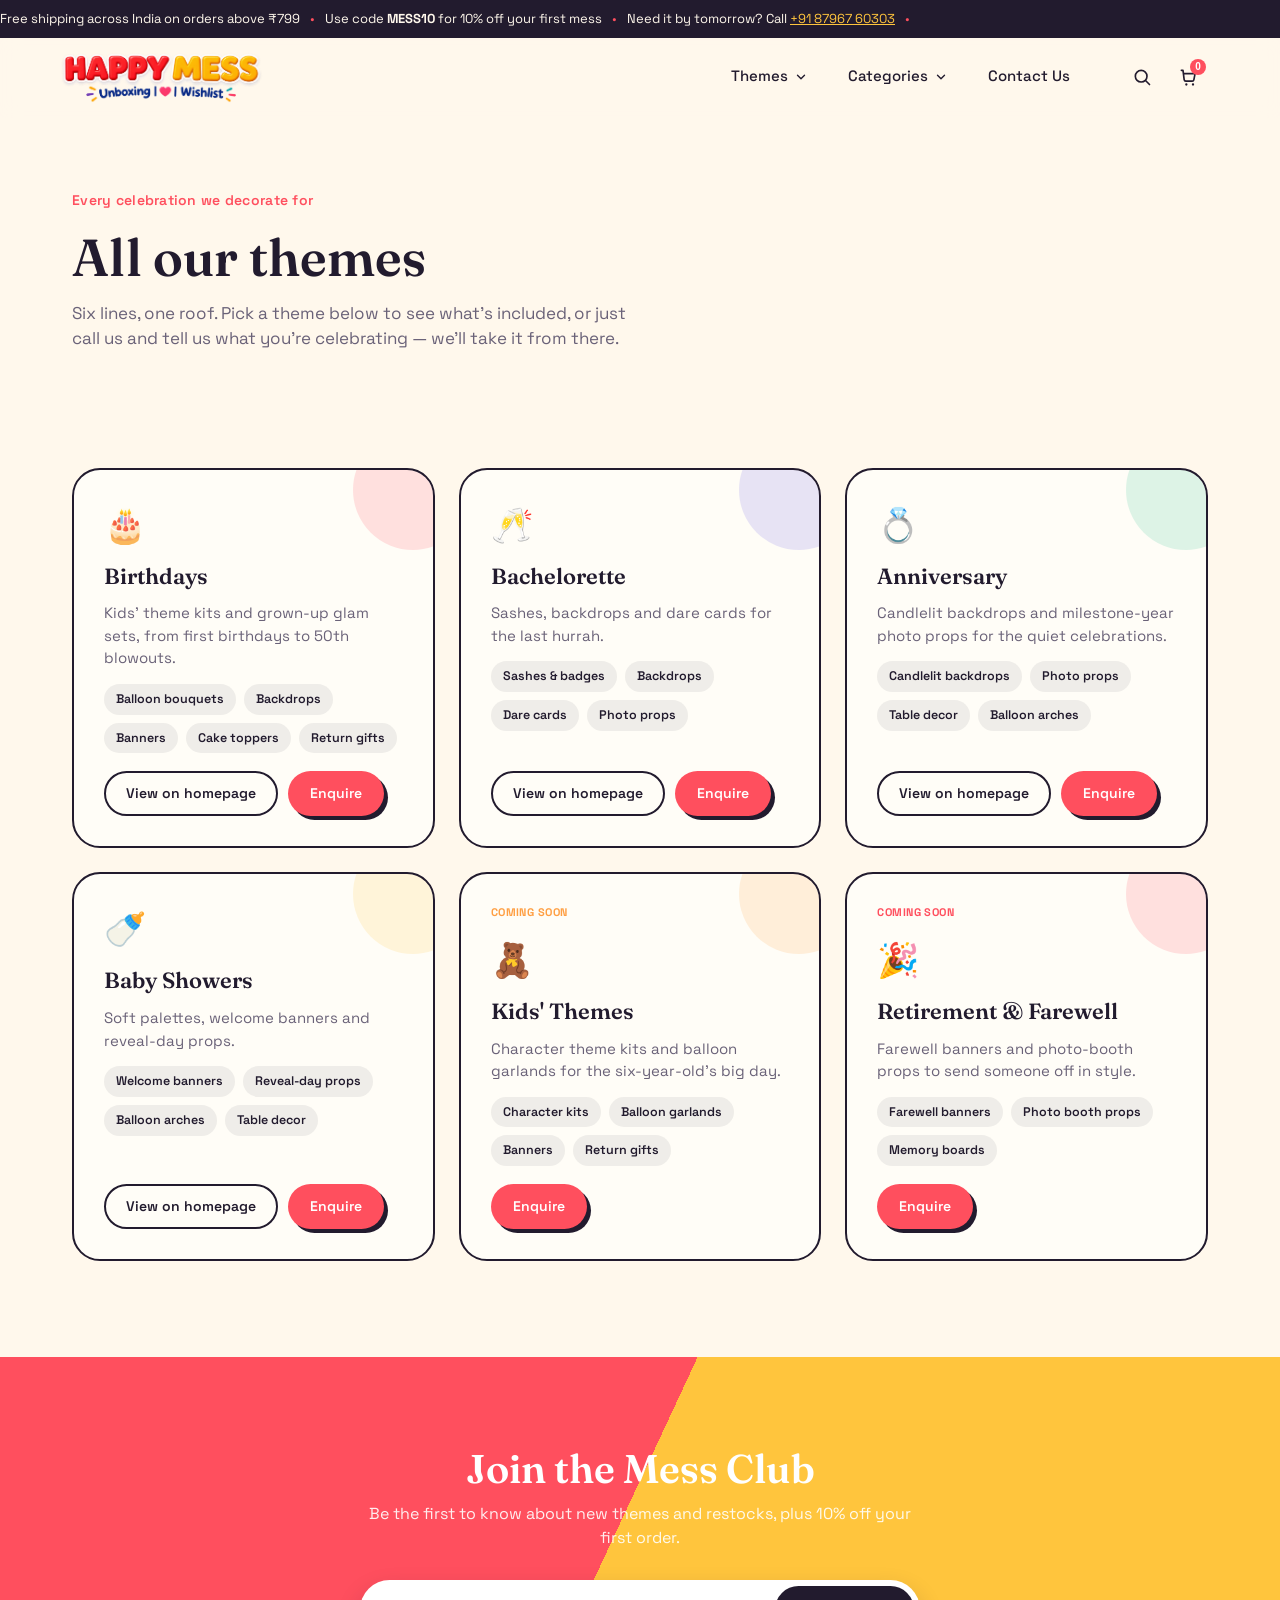
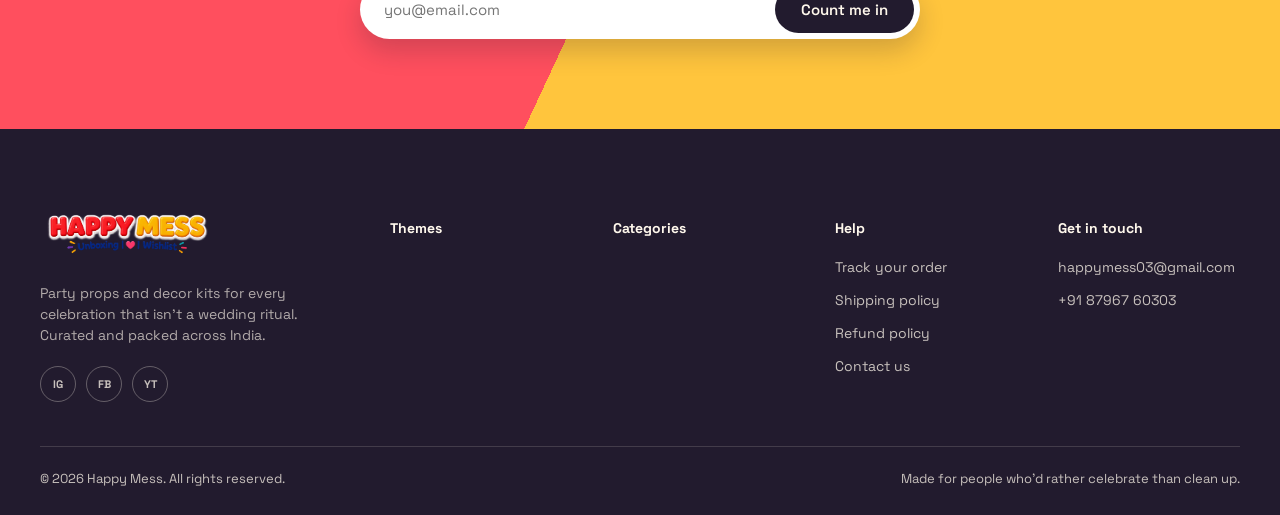
<file: HappyMess/themes.html>
<!DOCTYPE html>
<html lang="en">
<head>
<meta charset="UTF-8">
<meta name="viewport" content="width=device-width, initial-scale=1.0">
<title>All Themes — Happy Mess</title>
<meta name="description" content="Every celebration theme Happy Mess decorates for — birthdays, bachelorette, anniversary, baby showers, kids' themes and retirement send-offs — with the props and decor included.">

<link rel="icon" type="image/png" href="Favicon.png">
<link rel="apple-touch-icon" href="Favicon.png">

<link rel="preconnect" href="https://fonts.googleapis.com">
<link rel="preconnect" href="https://fonts.gstatic.com" crossorigin>
<link href="https://fonts.googleapis.com/css2?family=Fraunces:ital,opsz,wght@0,9..144,300;0,9..144,500;0,9..144,600;0,9..144,700;0,9..144,900;1,9..144,500;1,9..144,600&family=Space+Grotesk:wght@400;500;600;700&display=swap" rel="stylesheet">

<link rel="stylesheet" href="style.css">
</head>
<body>

<!-- ============ ANNOUNCEMENT BAR ============ -->
<div class="topbar">
  <div class="topbar__track">
    <span>Free shipping across India on orders above ₹799</span>
    <span class="dot">•</span>
    <span>Use code <strong>MESS10</strong> for 10% off your first mess</span>
    <span class="dot">•</span>
    <span>Need it by tomorrow? Call <a href="tel:+918796760303">+91 87967 60303</a></span>
    <span class="dot">•</span>
  </div>
</div>

<!-- ============ HEADER / NAV ============ -->
<header class="site-header" id="siteHeader">
  <div class="nav-wrap">
    <a href="index.html" class="nav-logo">
      <img src="Logo-Navbar.png" alt="Happy Mess">
    </a>

    <nav class="main-nav" id="mainNav">

      <div class="nav-item has-dropdown">
        <a href="themes.html" class="nav-link">Themes</a>
        <button type="button" class="nav-caret-btn nav-toggle" aria-expanded="false" aria-haspopup="true" aria-label="Show Themes menu">
          <svg class="nav-caret" viewBox="0 0 24 24" width="14" height="14" aria-hidden="true"><path d="M6 9l6 6 6-6" fill="none" stroke="currentColor" stroke-width="2.4" stroke-linecap="round" stroke-linejoin="round"/></svg>
        </button>
        <div class="dropdown">
          <a href="#birthdays"    style="--accent:#FF4F5E">Birthday</a>
          <a href="#bachelorette" style="--accent:#6C5CE7">Bachelorette</a>
          <a href="#anniversary"  style="--accent:#2FBF8F">Anniversary</a>
          <a href="#babyshower"   style="--accent:#FFC53D">Baby Shower</a>
          <a href="themes.html"   style="--accent:#FF9F43">Kids' Themes</a>
          <a href="themes.html"   style="--accent:#FF4F5E">Retirement &amp; Farewell</a>
          <!-- <a href="themes.html" class="dropdown__more"><span class="dropdown__dot"></span>&amp; Many More</a> -->
        </div>
      </div>

      <div class="nav-item has-dropdown"> 
      <a href="categories.html" class="nav-link">Categories</a>

<button type="button" class="nav-caret-btn nav-toggle" aria-expanded="false" aria-haspopup="true" aria-label="Show Categories menu"> 
          <svg class="nav-caret" viewBox="0 0 24 24" width="14" height="14" aria-hidden="true"><path d="M6 9l6 6 6-6" fill="none" stroke="currentColor" stroke-width="2.4" stroke-linecap="round" stroke-linejoin="round"/></svg>
        </button>
        <div class="dropdown">
          <a href="#categories" style="--accent:#FF4F5E">Balloons</a>
          <a href="#categories" style="--accent:#6C5CE7">Banners &amp; Buntings</a>
          <!-- <a href="#categories" style="--accent:#FFC53D"><span class="dropdown__dot"></span>Backdrops</a>   -->
          <a href="#categories" style="--accent:#2FBF8F">Sashes &amp; Badges</a>
          <a href="#categories" style="--accent:#FF9F43">Photo Props</a>
          <a href="#categories" style="--accent:#FF4F5E">Cake Toppers</a>
          <a href="#categories" style="--accent:#6C5CE7">Candles &amp; Sparklers</a>
          <a href="#categories" style="--accent:#2FBF8F">Confetti &amp; Poppers</a>
          <a href="#categories" style="--accent:#FFC53D">Table Decor</a>  
        </div>
      </div>

      <a href="contact.html" class="nav-link">Contact Us</a>
    </nav>

    <div class="nav-actions">
      <button class="icon-btn" aria-label="Search">
        <svg viewBox="0 0 24 24" width="20" height="20"><circle cx="11" cy="11" r="7" fill="none" stroke="currentColor" stroke-width="2"/><line x1="21" y1="21" x2="16.2" y2="16.2" stroke="currentColor" stroke-width="2" stroke-linecap="round"/></svg>
      </button>
      <button class="icon-btn" aria-label="Cart">
        <svg viewBox="0 0 24 24" width="20" height="20"><path d="M4 4h2l1.4 11.2a2 2 0 0 0 2 1.8h7.6a2 2 0 0 0 2-1.6L20.5 8H7" fill="none" stroke="currentColor" stroke-width="2" stroke-linecap="round" stroke-linejoin="round"/><circle cx="10" cy="21" r="1.4" fill="currentColor"/><circle cx="18" cy="21" r="1.4" fill="currentColor"/></svg>
        <span class="cart-count">0</span>
      </button>
      <button class="hamburger" id="hamburger" aria-label="Open menu" aria-expanded="false">
        <span></span><span></span><span></span>
      </button>
    </div>
  </div>
</header>

<!-- ============ THEMES HERO ============ -->
<section class="contact-hero">
  <div class="contact-hero__inner">
    <p class="hero__kicker">Every celebration we decorate for</p>
    <h1>All our themes</h1>
    <p class="contact-hero__sub">Six lines, one roof. Pick a theme below to see what's included, or just call us and tell us what you're celebrating — we'll take it from there.</p>
  </div>
</section>

<!-- ============ THEME GRID ============ -->
<section class="section">
  <div class="theme-grid">

    <div class="theme-card reveal" id="birthdays-theme" style="--accent:#FF4F5E">
      <div class="theme-card__glyph">🎂</div>
      <h3>Birthdays</h3>
      <p>Kids' theme kits and grown-up glam sets, from first birthdays to 50th blowouts.</p>
      <ul class="theme-card__services">
        <li>Balloon bouquets</li>
        <li>Backdrops</li>
        <li>Banners</li>
        <li>Cake toppers</li>
        <li>Return gifts</li>
      </ul>
      <div class="theme-card__actions">
        <a href="index.html#birthdays" class="btn btn--ghost">View on homepage</a>
        <a href="contact.html" class="btn btn--primary">Enquire</a>
      </div>
    </div>

    <div class="theme-card reveal" id="bachelorette-theme" style="--accent:#6C5CE7">
      <div class="theme-card__glyph">🥂</div>
      <h3>Bachelorette</h3>
      <p>Sashes, backdrops and dare cards for the last hurrah.</p>
      <ul class="theme-card__services">
        <li>Sashes &amp; badges</li>
        <li>Backdrops</li>
        <li>Dare cards</li>
        <li>Photo props</li>
      </ul>
      <div class="theme-card__actions">
        <a href="index.html#bachelorette" class="btn btn--ghost">View on homepage</a>
        <a href="contact.html" class="btn btn--primary">Enquire</a>
      </div>
    </div>

    <div class="theme-card reveal" id="anniversary-theme" style="--accent:#2FBF8F">
      <div class="theme-card__glyph">💍</div>
      <h3>Anniversary</h3>
      <p>Candlelit backdrops and milestone-year photo props for the quiet celebrations.</p>
      <ul class="theme-card__services">
        <li>Candlelit backdrops</li>
        <li>Photo props</li>
        <li>Table decor</li>
        <li>Balloon arches</li>
      </ul>
      <div class="theme-card__actions">
        <a href="index.html#anniversary" class="btn btn--ghost">View on homepage</a>
        <a href="contact.html" class="btn btn--primary">Enquire</a>
      </div>
    </div>

    <div class="theme-card reveal" id="babyshower-theme" style="--accent:#FFC53D">
      <div class="theme-card__glyph">🍼</div>
      <h3>Baby Showers</h3>
      <p>Soft palettes, welcome banners and reveal-day props.</p>
      <ul class="theme-card__services">
        <li>Welcome banners</li>
        <li>Reveal-day props</li>
        <li>Balloon arches</li>
        <li>Table decor</li>
      </ul>
      <div class="theme-card__actions">
        <a href="index.html#babyshower" class="btn btn--ghost">View on homepage</a>
        <a href="contact.html" class="btn btn--primary">Enquire</a>
      </div>
    </div>

    <div class="theme-card reveal theme-card--soon" id="kids" style="--accent:#FF9F43">
      <span class="theme-card__badge">Coming soon</span>
      <div class="theme-card__glyph">🧸</div>
      <h3>Kids' Themes</h3>
      <p>Character theme kits and balloon garlands for the six-year-old's big day.</p>
      <ul class="theme-card__services">
        <li>Character kits</li>
        <li>Balloon garlands</li>
        <li>Banners</li>
        <li>Return gifts</li>
      </ul>
      <div class="theme-card__actions">
        <a href="contact.html" class="btn btn--primary">Enquire</a>
      </div>
    </div>

    <div class="theme-card reveal theme-card--soon" id="retirement" style="--accent:#FF4F5E">
      <span class="theme-card__badge">Coming soon</span>
      <div class="theme-card__glyph">🎉</div>
      <h3>Retirement &amp; Farewell</h3>
      <p>Farewell banners and photo-booth props to send someone off in style.</p>
      <ul class="theme-card__services">
        <li>Farewell banners</li>
        <li>Photo booth props</li>
        <li>Memory boards</li>
      </ul>
      <div class="theme-card__actions">
        <a href="contact.html" class="btn btn--primary">Enquire</a>
      </div>
    </div>

  </div>
</section>

<!-- ============ NEWSLETTER CTA ============ -->
<section class="mess-club">
  <div class="mess-club__inner reveal">
    <h2>Join the Mess Club</h2>
    <p>Be the first to know about new themes and restocks, plus 10% off your first order.</p>
    <form class="mess-club__form" onsubmit="event.preventDefault();">
      <input type="email" placeholder="you@email.com" aria-label="Email address" required>
      <button type="submit" class="btn btn--dark">Count me in</button>
    </form>
  </div>
</section>

<!-- ============ FOOTER ============ -->
<footer class="site-footer">
  <div class="footer__top">
    <div class="footer__brand">
      <a href="index.html"><img src="Logo-Navbar.png" alt="Happy Mess"></a>
      <p>Party props and decor kits for every celebration that isn't a wedding ritual. Curated and packed across India.</p>
      <div class="footer__social">
        <a href="#" aria-label="Instagram">IG</a>
        <a href="#" aria-label="Facebook">FB</a>
        <a href="#" aria-label="YouTube">YT</a>
      </div>
    </div>

    <div class="footer__col">
      <a href="themes.html"><h4>Themes</h4> </a>
      <!-- <a href="index.html#birthdays">Birthdays</a>
      <a href="index.html#bachelorette">Bachelorette</a>
      <a href="index.html#babyshower">Baby Showers</a>
      <a href="index.html#anniversary">Anniversary</a> -->
    </div>

    <div class="footer__col">
    <a href="categories.html"><h4>Categories</h4> </a>

      <!-- <a href="index.html#categories">Balloons</a>
      <a href="index.html#categories">Banners &amp; Buntings</a>
      <a href="index.html#categories">Backdrops</a>
      <a href="index.html#categories">Photo Props</a> -->
    </div>  

    <div class="footer__col">
      <h4>Help</h4>
      <a href="#">Track your order</a>
      <a href="#">Shipping policy</a>
      <a href="#">Refund policy</a>
      <a href="contact.html">Contact us</a>
    </div>

    <div class="footer__col">
      <h4>Get in touch</h4>
      <a href="mailto:happymess03@gmail.com">happymess03@gmail.com</a>
      <a href="tel:+918796760303">+91 87967 60303</a>
    </div>
  </div>

  <div class="footer__bottom">
    <span>© 2026 Happy Mess. All rights reserved.</span>
    <span>Made for people who'd rather celebrate than clean up.</span>
  </div>
</footer>

<script src="script.js"></script>
</body>
</html>
</file>
<file: HappyMess/style.css>
/* ============================================
   HAPPY MESS — design tokens
   ============================================ */
:root {
  --paper: #FFF8EC;
  --card: #FFFDF7;
  --ink: #221B2E;
  --ink-soft: #6a6278;
  --coral: #FF4F5E;
  --mustard: #FFC53D;
  --violet: #6C5CE7;
  --mint: #2FBF8F;
  --orange: #FF9F43;

  --font-display: "Fraunces", serif;
  --font-body: "Space Grotesk", sans-serif;

  --radius-lg: 28px;
  --radius-md: 18px;
  --radius-sm: 10px;

  --container: 1200px;
  --header-h: 78px;
}

@media (prefers-reduced-motion: reduce) {
  * { animation-duration: 0.001ms !important; animation-iteration-count: 1 !important; transition-duration: 0.001ms !important; scroll-behavior: auto !important; }
}

* { box-sizing: border-box; }
html { scroll-behavior: smooth; }

body {
  margin: 0;
  background: var(--paper);
  color: var(--ink);
  font-family: var(--font-body);
  font-size: 16px;
  line-height: 1.5;
  -webkit-font-smoothing: antialiased;
}

img { max-width: 100%; display: block; }
a { color: inherit; text-decoration: none; }

h1, h2, h3 {
  font-family: var(--font-display);
  font-weight: 600;
  line-height: 1.08;
  margin: 0;
}

p { margin: 0; color: var(--ink-soft); }

:focus-visible {
  outline: 3px solid var(--violet);
  outline-offset: 3px;
}

.section {
  max-width: var(--container);
  margin: 0 auto;
  padding: 96px 32px;
}

.section__head {
  max-width: 620px;
  margin-bottom: 48px;
}

.section__head h2 {
  font-size: clamp(28px, 3.6vw, 42px);
  margin-bottom: 14px;
}

.section__head p { font-size: 17px; }

.btn {
  display: inline-flex;
  align-items: center;
  gap: 8px;
  padding: 15px 28px;
  border-radius: 999px;
  font-family: var(--font-body);
  font-weight: 600;
  font-size: 15px;
  border: 2px solid transparent;
  cursor: pointer;
  transition: transform .25s cubic-bezier(.34,1.56,.64,1), box-shadow .25s ease, background .25s ease;
}
.btn--primary {
  background: var(--coral);
  color: #fff;
  box-shadow: 4px 4px 0 var(--ink);
}
.btn--primary:hover { transform: translate(-2px, -2px); box-shadow: 6px 6px 0 var(--ink); }
.btn--ghost {
  background: transparent;
  border-color: var(--ink);
  color: var(--ink);
}
.btn--ghost:hover { background: var(--ink); color: var(--paper); }
.btn--dark {
  background: var(--ink);
  color: var(--paper);
}
.btn--dark:hover { background: var(--coral); }

/* ============================================
   TOPBAR
   ============================================ */
.topbar {
  background: var(--ink);
  color: var(--paper);
  font-size: 13px;
  overflow: hidden;
  white-space: nowrap;
}
.topbar__track {
  display: inline-flex;
  gap: 10px;
  padding: 9px 0;
  animation: scroll-left 22s linear infinite;
}
.topbar a { color: var(--mustard); text-decoration: underline; }
.topbar .dot { color: var(--coral); }

@keyframes scroll-left {
  from { transform: translateX(0); }
  to { transform: translateX(-50%); }
}

/* ============================================
   HEADER
   ============================================ */
.site-header {
  position: sticky;
  top: 0;
  z-index: 100;
  background: rgba(255, 248, 236, 0.88);
  backdrop-filter: blur(10px);
  border-bottom: 2px solid transparent;
  transition: border-color .3s ease, box-shadow .3s ease;
}
.site-header.is-scrolled {
  border-color: var(--ink);
  box-shadow: 0 6px 18px rgba(34,27,46,0.06);
}

.nav-wrap {
  max-width: var(--container);
  margin: 0 auto;
  height: var(--header-h);
  padding: 0 32px;
  display: flex;
  align-items: center;
  justify-content: flex-start;   /* pehle space-between tha */
  gap: 24px;
} 

/* Logo inside the navbar */
.nav-logo { flex-shrink: 0; display: block; line-height: 0; }
.nav-wrap img[src*="Logo-Navbar.png"] {
  height: 85px;
  width: auto;
  max-width: none;
  display: block;
  margin-left: -35px;
} 



.logo {
  display: inline-flex;
  align-items: center;
  gap: 10px;
  flex-shrink: 0;
}
.logo__mark {
  width: 42px;
  height: 42px;
  border-radius: 12px;
  background: var(--coral);
  color: #fff;
  display: grid;
  place-items: center;
  font-family: var(--font-display);
  font-weight: 700;
  font-size: 16px;
  transform: rotate(-6deg);
}
.logo__word {
  font-family: var(--font-display);
  font-size: 21px;
  font-weight: 600;
  color: var(--ink);
}
.logo__word em { color: var(--coral); font-style: normal; }

.main-nav {
  display: flex;
  align-items: center;
  gap: 34px;
  font-size: 15px;
  font-weight: 500;
  margin-left: auto;   /* nav ko right side dhakelta hai */
  margin-right: 28px;  /* icons se thoda gap */
} 

.nav-item { position: relative; display: flex; align-items: center; }

/* Shared look for the top-level links / dropdown triggers */
.main-nav .nav-link {
  position: relative;
  display: inline-flex;
  align-items: center;
  gap: 6px;
  padding: 6px 0;
  font-family: var(--font-body);
  font-size: 15px;
  font-weight: 500;
  color: var(--ink);
  background: none;
  border: none;
  cursor: pointer;
  white-space: nowrap;
}
.main-nav .nav-link::after {
  content: "";
  position: absolute;
  left: 0; right: 100%;
  bottom: 0;
  height: 2px;
  background: var(--coral);
  transition: right .25s ease;
}
.main-nav .nav-link:hover::after,
.main-nav .nav-link.is-active::after,
.nav-item:hover > .nav-link::after,
.nav-item.is-open > .nav-link::after { right: 0; }

.nav-caret { transition: transform .25s ease; flex-shrink: 0; }
.nav-item:hover .nav-caret,
.nav-item.is-open .nav-caret { transform: rotate(180deg); }

/* Separate caret button, used when the label itself is a real link (e.g. "Themes") */
.nav-caret-btn {
  display: inline-flex;
  align-items: center;
  justify-content: center;
  width: 26px;
  height: 26px;
  margin-left: 0;
  padding: 0;
  border: none;
  border-radius: 50%;
  background: none;
  color: var(--ink);
  cursor: pointer;
  flex-shrink: 0;
  transition: background .2s ease;
}
.nav-caret-btn:hover,
.nav-item.is-open > .nav-caret-btn { background: rgba(34,27,46,0.08); }

/* ---- Dropdown panel ---- */
.dropdown {
  position: absolute;
  top: 100%;
  left: -14px;
  min-width: 232px;
  margin-top: 14px;
  padding: 10px;
  background: var(--card);
  border: 2px solid var(--ink);
  border-radius: var(--radius-md);
  box-shadow: 6px 6px 0 var(--ink);
  display: flex;
  flex-direction: column;
  gap: 2px;
  opacity: 0;
  visibility: hidden;
  transform: translateY(-8px);
  transition: opacity .22s ease, transform .22s ease, visibility .22s;
  z-index: 120;
}
/* Invisible bridge so the menu doesn't close in the gap */
.dropdown::before {
  content: "";
  position: absolute;
  top: -16px; left: 0; right: 0;
  height: 16px;
}
.nav-item:hover > .dropdown,
.nav-item:focus-within > .dropdown,
.nav-item.is-open > .dropdown {
  opacity: 1;
  visibility: visible;
  transform: translateY(0);
}

.dropdown a {
  --accent: var(--coral);
  display: flex;
  align-items: center;
  gap: 10px;
  padding: 10px 12px;
  border-radius: var(--radius-sm);
  font-size: 14.5px;
  font-weight: 500;
  color: var(--ink);
  white-space: nowrap;
  transition: background .2s ease, color .2s ease, transform .2s ease;
}
.dropdown__dot {
  width: 9px;
  height: 9px;
  border-radius: 50%;
  background: var(--accent);
  flex-shrink: 0;
  transition: transform .2s ease, box-shadow .2s ease;
}
.dropdown a:hover,
.dropdown a:focus-visible {
  background: var(--accent);
  color: #fff;
  transform: translateX(3px);
}
.dropdown a:hover .dropdown__dot,
.dropdown a:focus-visible .dropdown__dot {
  background: #fff;
  transform: scale(1.25);
}

.dropdown__more {
  margin-top: 4px;
  padding-top: 12px !important;
  border-top: 1px dashed rgba(34,27,46,0.22);
  font-weight: 600;
}
.dropdown__more .dropdown__dot {
  background: var(--ink) !important;
}

.nav-actions {
  display: flex;
  align-items: center;
  gap: 6px;
}
.icon-btn {
  position: relative;
  width: 40px;
  height: 40px;
  border-radius: 50%;
  border: none;
  background: transparent;
  color: var(--ink);
  display: grid;
  place-items: center;
  cursor: pointer;
  transition: background .2s ease;
}
.icon-btn:hover { background: rgba(34,27,46,0.06); }
.cart-count {
  position: absolute;
  top: 2px; right: 2px;
  background: var(--coral);
  color: #fff;
  font-size: 10px;
  font-weight: 700;
  width: 16px; height: 16px;
  border-radius: 50%;
  display: grid;
  place-items: center;
}

.hamburger {
  display: none;
  flex-direction: column;
  justify-content: center;
  gap: 5px;
  width: 40px;
  height: 40px;
  background: none;
  border: none;
  cursor: pointer;
}
.hamburger span {
  width: 22px;
  height: 2px;
  background: var(--ink);
  transition: transform .25s ease, opacity .25s ease;
}

/* ============================================
   HERO
   ============================================ */
.hero {
  position: relative;
  overflow: hidden;
  padding: 72px 32px 60px;
}

.hero__confetti {
  position: absolute;
  inset: 0;
  pointer-events: none;
  z-index: 0;
}
.confetti-piece {
  position: absolute;
  border-radius: 3px;
  opacity: .85;
  animation: float-confetti linear infinite;
}
@keyframes float-confetti {
  0%   { transform: translateY(0) rotate(0deg); }
  100% { transform: translateY(-140px) rotate(360deg); }
}

.hero__inner {
  position: relative;
  z-index: 1;
  max-width: var(--container);
  margin: 0 auto;
  display: grid;
  grid-template-columns: 1.05fr 0.95fr;
  gap: 40px;
  align-items: center;
}

.hero__kicker {
  font-size: 14px;
  font-weight: 600;
  letter-spacing: .02em;
  color: var(--coral);
  margin-bottom: 18px;
}

.hero__title {
  font-size: clamp(38px, 5.6vw, 66px);
  color: var(--ink);
}
.ink-underline {
  position: relative;
  white-space: nowrap;
}
.ink-underline::after {
  content: "";
  position: absolute;
  left: -2px; right: -2px; bottom: 2px;
  height: 12px;
  background: var(--mustard);
  z-index: -1;
  transform: skewX(-8deg);
}

.hero__sub {
  margin-top: 22px;
  font-size: 18px;
  max-width: 480px;
}

.hero__ctas {
  display: flex;
  gap: 16px;
  margin-top: 34px;
  flex-wrap: wrap;
}

.hero__trust {
  display: flex;
  gap: 32px;
  margin-top: 48px;
  padding-top: 28px;
  border-top: 2px dashed rgba(34,27,46,0.18);
}
.trust-item { display: flex; flex-direction: column; }
.trust-item strong { font-family: var(--font-display); font-size: 22px; }
.trust-item span { font-size: 13px; color: var(--ink-soft); }

.hero__collage {
  position: relative;
  height: 460px;
}
.tile {
  position: absolute;
  border-radius: var(--radius-md);
  box-shadow: 0 18px 34px rgba(34,27,46,0.16);
  display: flex;
  align-items: flex-end;
  padding: 16px;
  transition: transform .35s ease; 
}
.tile img {
  position: absolute;
  inset: 0;
  width: 100%;
  height: 100%;
  object-fit: cover;
  border-radius: inherit;
  z-index: 0;
}

.tile__tag {
  position: relative;
  z-index: 2;
} 

.tile:hover { transform: translateY(-6px) rotate(0deg) !important; }
.tile__tag {
  background: rgb(0, 0, 0);
  color: #ffffff;
  font-size: 12px;
  font-weight: 600;
  padding: 6px 12px;
  border-radius: 999px;
}
.tile--1 {
  width: 58%; height: 62%;
  top: 0; left: 4%;
  transform: rotate(-4deg);
  z-index: 2;
}
.tile--2 {
  width: 40%; height: 44%;
  top: 4%; right: 0;
  transform: rotate(6deg);
  z-index: 1;
}
.tile--3 {
  width: 38%; height: 40%;
  bottom: 0; left: 0;
  transform: rotate(5deg);
  z-index: 1;
}
.tile--4 {
  width: 46%; height: 42%;
  bottom: 2%; right: 4%;
  transform: rotate(-5deg);
  z-index: 2;
}
.squiggle {
  position: absolute;
  bottom: -34px;
  left: 10%;
  width: 60%;
  opacity: .8;
}

/* ============================================
   MARQUEE
   ============================================ */
.marquee {
  background: var(--ink);
  color: var(--paper);
  overflow: hidden;
  padding: 16px 0;
  white-space: nowrap;
  border-top: 2px solid var(--ink);
  border-bottom: 2px solid var(--ink);
}
.marquee__track {
  display: inline-flex;
  animation: scroll-left 34s linear infinite;
}
.marquee__group {
  display: inline-flex;
  align-items: center;
  flex-shrink: 0;
}
.marquee__item {
  font-family: var(--font-display);
  font-style: italic;
  font-size: 20px;
  padding: 0 8px;
}
.marquee__sep {
  font-size: 15px;
  opacity: .55;
  padding: 0 28px;
}

/* ============================================
   BENTO CATEGORIES
   ============================================ */
.bento {
  display: grid;
  grid-template-columns: repeat(12, 1fr);
  gap: 22px;
}
.bento__card {
  --accent: var(--coral);
  grid-column: span 5;
  background: var(--card);
  border: 2px solid var(--ink);
  border-radius: var(--radius-lg);
  padding: 30px;
  display: flex;
  flex-direction: column;
  gap: 10px;
  min-height: 220px;
  position: relative;
  overflow: hidden;
  transition: transform .3s cubic-bezier(.34,1.56,.64,1), box-shadow .3s ease;
}
.bento__card::before {
  content: "";
  position: absolute;
  top: -40px; right: -40px;
  width: 120px; height: 120px;
  border-radius: 50%;
  background: var(--accent);
  opacity: .16;
}
.bento__card:hover {
  transform: translateY(-6px);
  box-shadow: 8px 8px 0 var(--ink);
}
.bento__card--lg { grid-column: span 7; min-height: 270px; }
.bento__card--wide { grid-column: span 12; flex-direction: row; align-items: center; gap: 24px; min-height: auto; padding: 34px 40px; }
.bento__card--wide h3, .bento__card--wide p { margin: 0; }
.bento__card--wide .bento__glyph { font-size: 40px; }

.bento__card--more {
  border-style: dashed;
  background: transparent;
}
.bento__card--more::before { opacity: .1; }
.bento__card--more .bento__card--more__copy { display: flex; flex-direction: column; gap: 6px; flex: 1; }
.bento__link--more { margin-top: 0; flex-shrink: 0; }

.bento__glyph {
  font-size: 34px;
  z-index: 1;
}
.bento__card h3 {
  font-size: 24px;
  z-index: 1;
}
.bento__card p {
  font-size: 15px;
  z-index: 1;
}
.bento__link {
  margin-top: auto;
  font-weight: 600;
  font-size: 14px;
  color: var(--ink);
  z-index: 1;
}
.bento__link::after { content: " ›"; }

/* ============================================
   COMING SOON BANNER
   ============================================ */
.coming-soon {
  background: var(--violet);
  color: #fff;
  text-align: center;
  padding: 64px 32px;
}
.coming-soon h2 {
  font-size: clamp(50px, 4vw, 66px);
  font-style: italic;
  font-weight: 500; 
}

/* ============================================
   HOW IT WORKS
   ============================================ */
.steps {
  list-style: none;
  margin: 0; padding: 0;
  display: grid;
  grid-template-columns: repeat(3, 1fr);
  gap: 28px;
}
.step {
  background: var(--card);
  border-radius: var(--radius-lg);
  padding: 34px 28px;
  border: 2px solid var(--ink);
}
.step__no {
  display: inline-flex;
  align-items: center;
  justify-content: center;
  width: 40px; height: 40px;
  border-radius: 50%;
  background: var(--mustard);
  color: var(--ink);
  font-family: var(--font-display);
  font-weight: 700;
  margin-bottom: 18px;
}
.step h3 { font-size: 21px; margin-bottom: 10px; }
.step p { font-size: 15px; }

/* ============================================
   PINBOARD / TESTIMONIALS
   ============================================ */
.pinboard { background: #FFF1DB; }
.pin-row {
  display: grid;
  grid-template-columns: repeat(4, 1fr);
  gap: 26px;
}
.pin {
  margin: 0;
  background: #fff;
  border-radius: var(--radius-sm);
  padding: 26px 22px;
  box-shadow: 0 14px 26px rgba(34,27,46,0.1);
}
.pin--1 { transform: rotate(-3deg); }
.pin--2 { transform: rotate(2deg); margin-top: 20px; }
.pin--3 { transform: rotate(-2deg); }
.pin--4 { transform: rotate(3deg); margin-top: 14px; }
.pin blockquote {
  margin: 0 0 16px;
  font-family: var(--font-display);
  font-size: 17px;
  font-style: italic;
  color: var(--ink);
}
.pin figcaption { font-size: 13px; color: var(--ink-soft); font-weight: 600; }

/* ============================================
   MESS CLUB CTA
   ============================================ */
.mess-club {
  background: linear-gradient(115deg, var(--coral) 0%, var(--coral) 48%, var(--mustard) 48%, var(--mustard) 100%);
  padding: 90px 32px;
}
.mess-club__inner {
  max-width: 560px;
  margin: 0 auto;
  text-align: center;
  color: #fff;
}
.mess-club h2 {
  font-size: clamp(28px, 3.4vw, 40px);
  margin-bottom: 12px;
}
.mess-club p { color: rgba(255,255,255,0.9); font-size: 16px; margin-bottom: 30px; }
.mess-club__form {
  display: flex;
  gap: 12px;
  background: #fff;
  padding: 6px;
  border-radius: 999px;
  box-shadow: 0 12px 26px rgba(34,27,46,0.2);
}
.mess-club__form input {
  flex: 1;
  border: none;
  background: transparent;
  padding: 12px 18px;
  font-family: var(--font-body);
  font-size: 15px;
  outline: none;
  color: var(--ink);
}
.mess-club__form .btn { padding: 12px 24px; }

/* ============================================
   CONTACT PAGE
   ============================================ */
.contact-hero {
  max-width: var(--container);
  margin: 0 auto;
  padding: 72px 32px 20px;
}
.contact-hero__inner { max-width: 560px; }
.contact-hero h1 {
  font-size: clamp(34px, 4.6vw, 52px);
  margin: 10px 0 16px;
}
.contact-hero__sub { font-size: 17px; }

.contact-body { padding-top: 40px; }

/* 35% photo / 65% "Reach us directly" card */
.contact-grid {
  display: grid;
  /* 35 : 65 split — fr keeps the ratio exact once the gap is accounted for */
  grid-template-columns: 35fr 65fr;
  gap: 40px;
  align-items: stretch;
}

.contact-photo {
  margin: 0;
  border: 2px solid var(--ink);
  border-radius: var(--radius-lg);
  overflow: hidden;
  box-shadow: 8px 8px 0 var(--ink);
  min-height: 440px;
}
.contact-photo img {
  width: 100%;
  height: 100%;
  min-height: 440px;
  object-fit: cover;
  object-position: center;
  display: block;
  transition: transform .5s ease;
}
.contact-photo:hover img { transform: scale(1.04); }

.contact-info {
  background: var(--card);
  border: 2px solid var(--ink);
  border-radius: var(--radius-lg);
  padding: 44px;
  display: flex;
  flex-direction: column;
}
.contact-info h2 { font-size: clamp(24px, 2.6vw, 32px); margin-bottom: 10px; }
.contact-info__intro { font-size: 16px; margin-bottom: 28px; }

.contact-list {
  list-style: none;
  margin: 0 0 30px;
  padding: 0;
  display: grid;
  grid-template-columns: repeat(2, 1fr);
  gap: 20px 32px;
}
.contact-list li {
  display: flex;
  flex-direction: column;
  gap: 4px;
  border-bottom: 1px dashed rgba(34,27,46,0.18);
  padding-bottom: 16px;
  min-width: 0;
}
.contact-list__label {
  font-size: 12px;
  font-weight: 600;
  letter-spacing: .04em;
  text-transform: uppercase;
  color: var(--coral);
}
.contact-list a,
.contact-list span:not(.contact-list__label) {
  font-weight: 600;
  font-size: 16px;
  color: var(--ink);
  word-break: break-word;
}
.contact-list a { transition: color .2s ease; }
.contact-list a:hover { color: var(--coral); }

.contact-info__actions {
  display: flex;
  flex-wrap: wrap;
  gap: 14px;
  margin-bottom: 28px;
}

.contact-info__social { margin-top: auto; }
.contact-info__social a { color: var(--ink); border-color: rgba(34,27,46,0.3); }
.contact-info__social a:hover { background: var(--coral); border-color: var(--coral); color: #fff; }

@media (max-width: 900px) {
  .contact-grid { grid-template-columns: 1fr; gap: 28px; }
  .contact-photo { min-height: 260px; max-height: 340px; }
  .contact-photo img { min-height: 260px; }
  .contact-info { padding: 30px 24px; }
}
@media (max-width: 560px) {
  .contact-list { grid-template-columns: 1fr; gap: 16px; }
  .contact-info__actions .btn { flex: 1 1 auto; justify-content: center; }
}

/* ============================================
   FOOTER
   ============================================ */
.site-footer {
  background: var(--ink);
  color: rgba(255,248,236,0.75);
  padding: 70px 32px 26px;
}
.footer__top {
  max-width: var(--container);
  margin: 0 auto;
  display: grid;
  grid-template-columns: 1.7fr repeat(4, 1fr);
  gap: 40px;
  padding-bottom: 44px;
  border-bottom: 1px solid rgba(255,248,236,0.15);
}
.footer__brand p { color: rgba(255,248,236,0.65); font-size: 14px; margin: 16px 0 20px; max-width: 300px; }
.logo--footer .logo__word { color: var(--paper); }
.footer__social { display: flex; gap: 10px; }
.footer__social a {
  width: 36px; height: 36px;
  border: 1px solid rgba(255,248,236,0.3);
  border-radius: 50%;
  display: grid; place-items: center;
  font-size: 11px; font-weight: 700;
  transition: background .2s ease, border-color .2s ease;
}
.footer__social a:hover { background: var(--coral); border-color: var(--coral); }

.footer__col { display: flex; flex-direction: column; gap: 12px; }
.footer__col h4 {
  font-family: var(--font-body);
  color: var(--paper);
  font-size: 14px;
  margin-bottom: 6px;
}
.footer__col a { font-size: 14px; transition: color .2s ease; }
.footer__col a:hover { color: var(--mustard); }

.footer__bottom {
  max-width: var(--container);
  margin: 0 auto;
  display: flex;
  justify-content: space-between;
  padding-top: 22px;
  font-size: 13px;
  flex-wrap: wrap;
  gap: 8px;
} 

.footer__brand img {
  height: 68px;
  width: auto;
  margin-left: -12px;
} 


/* ============================================
   SCROLL REVEAL (thematic: settles into place)
   ============================================ */
.reveal {
  opacity: 0;
  transform: translateY(28px) rotate(-1deg);
  transition: opacity .7s ease, transform .7s cubic-bezier(.2,.7,.2,1);
}
.reveal.is-visible {
  opacity: 1;
  transform: translateY(0) rotate(0deg);
}

/* ============================================
   THEMES PAGE
   ============================================ */
.theme-grid {
  display: grid;
  grid-template-columns: repeat(auto-fit, minmax(280px, 1fr));
  gap: 24px;
}
.theme-card {
  --accent: var(--coral);
  background: var(--card);
  border: 2px solid var(--ink);
  border-radius: var(--radius-lg);
  padding: 30px;
  display: flex;
  flex-direction: column;
  gap: 14px;
  position: relative;
  overflow: hidden;
  transition: transform .3s cubic-bezier(.34,1.56,.64,1), box-shadow .3s ease;
}
.theme-card::before {
  content: "";
  position: absolute;
  top: -40px; right: -40px;
  width: 120px; height: 120px;
  border-radius: 50%;
  background: var(--accent);
  opacity: .16;
}
.theme-card:hover { transform: translateY(-6px); box-shadow: 8px 8px 0 var(--ink); }
.theme-card__glyph { font-size: 34px; z-index: 1; }
.theme-card h3 { font-size: 22px; z-index: 1; }
.theme-card > p { font-size: 15px; z-index: 1; }
.theme-card__services {
  list-style: none;
  margin: 0;
  padding: 0;
  display: flex;
  flex-wrap: wrap;
  gap: 8px;
  z-index: 1;
}
.theme-card__services li {
  font-size: 12.5px;
  font-weight: 600;
  padding: 6px 12px;
  border-radius: 999px;
  background: rgba(34,27,46,0.07);
  color: var(--ink);
}
.theme-card__actions {
  margin-top: auto;
  padding-top: 4px;
  display: flex;
  flex-wrap: wrap;
  gap: 10px;
  z-index: 1;
}
.theme-card__actions .btn { padding: 10px 20px; font-size: 14px; }
.theme-card--soon .theme-card__badge {
  align-self: flex-start;
  font-size: 11px;
  font-weight: 700;
  letter-spacing: .04em;
  text-transform: uppercase;
  color: var(--accent);
  z-index: 1;
}

/* ============================================
   RESPONSIVE
   ============================================ */

/* ---- Laptops / small desktops ---- */
@media (max-width: 1100px) {
  .main-nav { gap: 24px; }
  .nav-wrap { gap: 16px; }
  .nav-wrap img[src*="Logo-Navbar.png"] { height: 62px; }
}

@media (max-width: 980px) {
  .hero { padding: 48px 24px 48px; }
  .hero__inner { grid-template-columns: 1fr; gap: 28px; }
  .hero__sub { max-width: 640px; }
  .hero__collage { height: 380px; margin-top: 24px; }
  .hero__trust { gap: 24px; margin-top: 36px; flex-wrap: wrap; }
  .bento__card,
  .bento__card--lg { grid-column: span 6; min-height: 210px; }
  .steps { grid-template-columns: 1fr; }
  .footer__top { grid-template-columns: 1fr 1fr 1fr; }
  .footer__brand { grid-column: span 3; }
}

/* ---- Tablet + mobile: collapse the nav ---- */

  @media (max-width: 860px) {
  .hamburger { display: flex; }

  .main-nav {
    display: none;
    position: absolute;
    top: var(--header-h);
    left: 0; right: 0;
    flex-direction: column;
    align-items: stretch;
    gap: 4px;
    background: var(--paper);
    padding: 16px 20px 26px;
    border-bottom: 2px solid var(--ink);
    box-shadow: 0 14px 24px rgba(34,27,46,0.10);
    max-height: calc(100vh - var(--header-h) - 34px);
    overflow-y: auto;
    margin-left: 0;      /* <-- ye add karo */
    margin-right: 0;     /* <-- ye add karo */
  }
  .site-header.nav-open .main-nav { display: flex; }


  .nav-item { width: 100%; flex-wrap: wrap; }

  .main-nav .nav-link {
    flex: 1 1 auto;
    width: auto;
    justify-content: space-between;
    padding: 14px 4px;
    font-size: 16px;
    font-weight: 600;
    border-bottom: 1px dashed rgba(34,27,46,0.16);
  }
  .main-nav .nav-link::after { display: none; }

  /* Themes: separate caret button sits beside the "Themes" link */
  .nav-caret-btn {
    flex: 0 0 auto;
    width: 44px;
    height: 44px;
    border-radius: 10px;
    border-bottom: 1px dashed rgba(34,27,46,0.16);
  }
  .nav-item > .dropdown { flex: 1 1 100%; }

  /* Dropdowns become tap-open accordions */
  .dropdown,
  .nav-item:hover > .dropdown,
  .nav-item:focus-within > .dropdown {
    position: static;
    min-width: 0;
    margin: 0;
    padding: 0 0 0 6px;
    border: none;
    border-radius: 0;
    box-shadow: none;
    background: transparent;
    display: flex;
    flex-direction: column;
    gap: 0;
    opacity: 1;
    visibility: visible;
    transform: none;
    max-height: 0;
    overflow: hidden;
    transition: max-height .32s ease, padding .32s ease;
  }
  .dropdown::before { display: none; }

  .nav-item.is-open > .dropdown {
    max-height: 620px;
    padding: 8px 0 12px 6px;
  }

  .dropdown a {
    padding: 11px 12px;
    font-size: 15px;
  }
  .dropdown a:hover { transform: none; }
}

@media (max-width: 720px) {
  :root { --header-h: 68px; }
  .nav-wrap { padding: 0 18px; }
  .nav-wrap img[src*="Logo-Navbar.png"] { height: 48px; margin-left: -8px; }
  .icon-btn { width: 36px; height: 36px; }

  .topbar { font-size: 12px; }
  .section { padding: 60px 20px; }
  .section__head { margin-bottom: 34px; }

  .hero { padding: 36px 20px 40px; }
  .hero__title { font-size: clamp(32px, 9vw, 46px); }
  .hero__sub { font-size: 16px; margin-top: 18px; }
  .hero__ctas { margin-top: 26px; }
  .hero__ctas .btn { flex: 1 1 auto; justify-content: center; }
  .hero__collage { height: 320px; }
  .hero__trust { gap: 18px 22px; }
  .trust-item strong { font-size: 19px; }

  .marquee__item { font-size: 17px; }
  .marquee__sep { padding: 0 18px; }

  .bento { gap: 16px; }
  .bento__card,
  .bento__card--lg { grid-column: span 12; min-height: 0; padding: 26px 22px; }
  .bento__card--wide { flex-direction: column; align-items: flex-start; text-align: left; gap: 14px; padding: 26px 22px; }
  .bento__link--more { align-self: flex-start; }

  .coming-soon { padding: 48px 20px; }
  .coming-soon h2 { font-size: clamp(32px, 9vw, 48px); }

  .mess-club__form { flex-direction: column; border-radius: 20px; }

  .site-footer { padding: 54px 20px 24px; }
  .footer__top { grid-template-columns: 1fr 1fr; gap: 30px; }
  .footer__brand { grid-column: span 2; }
  .footer__bottom { flex-direction: column; text-align: left; }

  .contact-hero { padding: 48px 20px 12px; }

  .theme-grid { gap: 16px; }
  .theme-card { padding: 24px 20px; }
}

@media (max-width: 460px) {
  .hero__collage { height: 260px; }
  .hero__trust { flex-direction: row; }
  .trust-item { flex: 1 1 40%; }
  .footer__top { grid-template-columns: 1fr; }
  .footer__brand { grid-column: span 1; }
  .btn { padding: 13px 22px; font-size: 14.5px; }
}

/* Avoid sticky-header overlap when jumping to an anchor */
[id] { scroll-margin-top: calc(var(--header-h) + 16px); }

/* Nothing should push the page sideways (clip, not hidden — keeps the sticky header working) */
html, body { overflow-x: clip; max-width: 100%; } 
.logo__img {
  height: 48px;
  width: auto;
}
.logo--footer .logo__img { height: 56px; }
</file>
